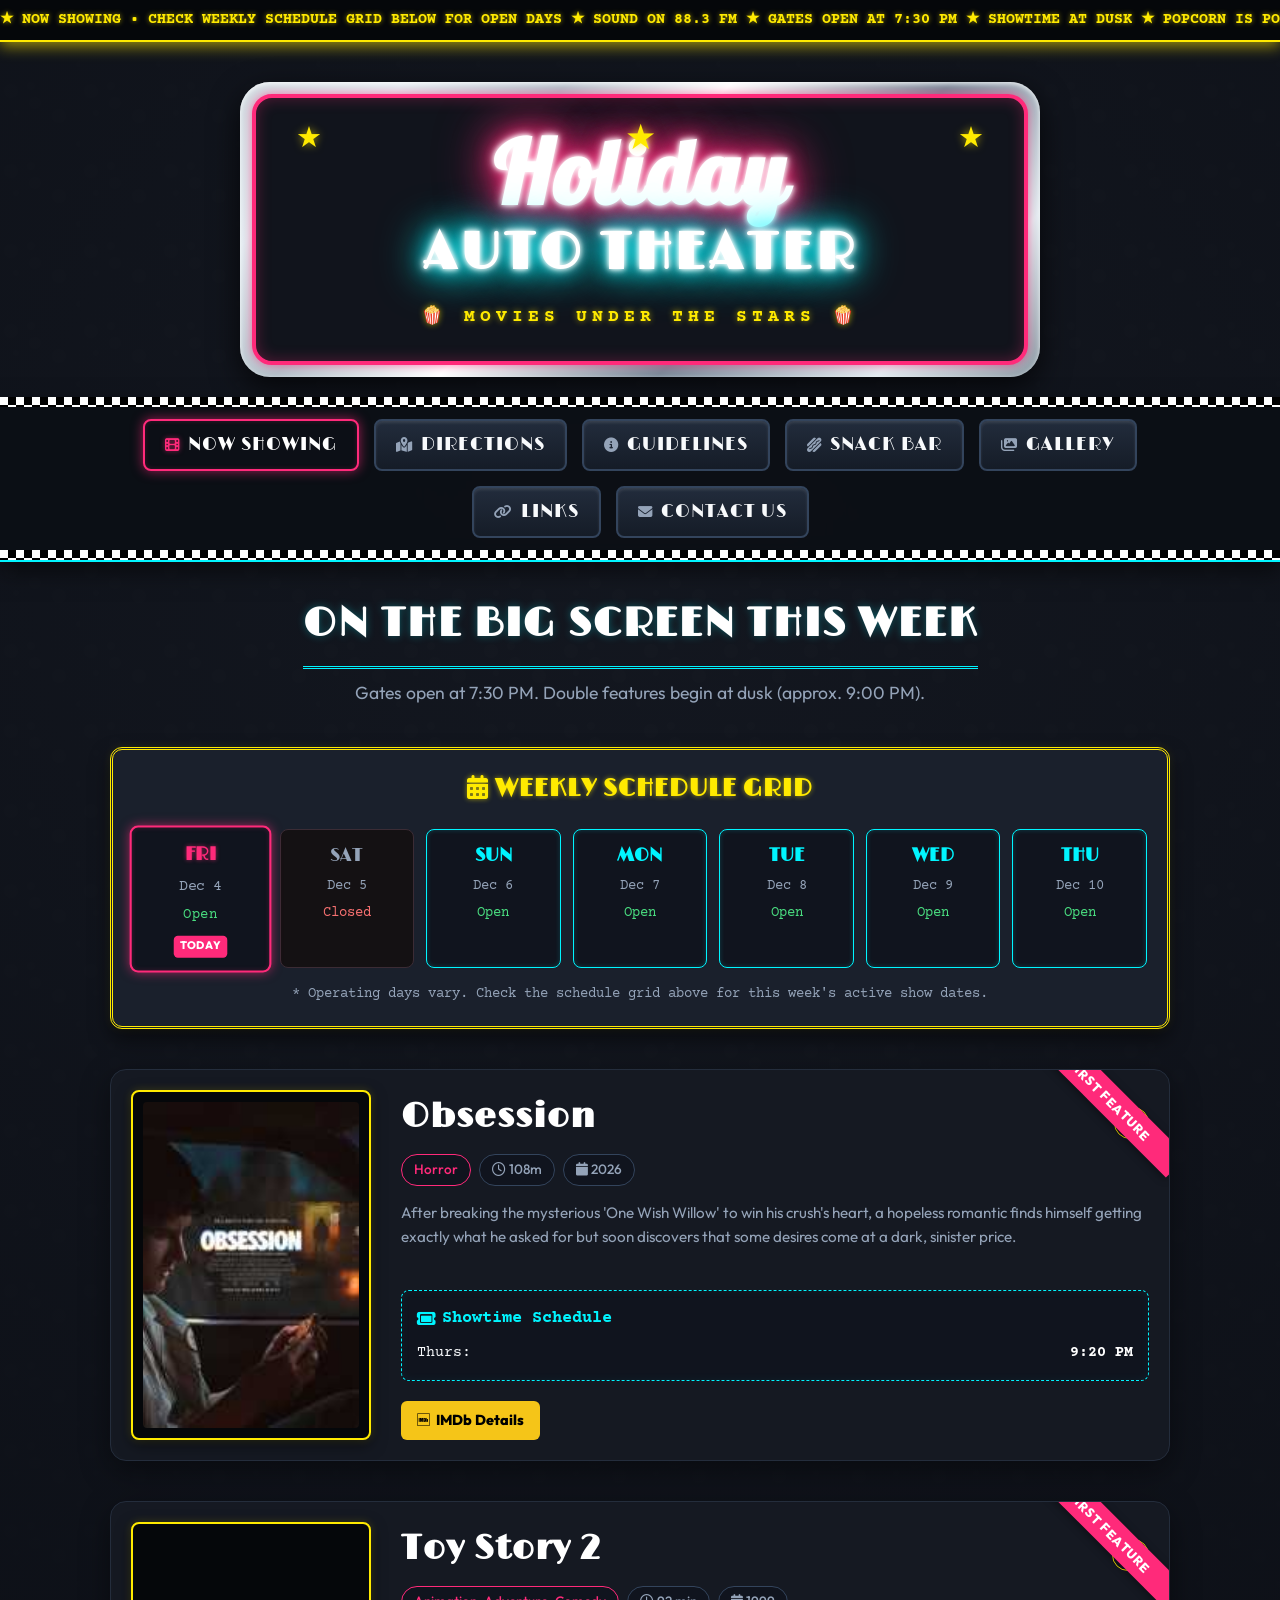
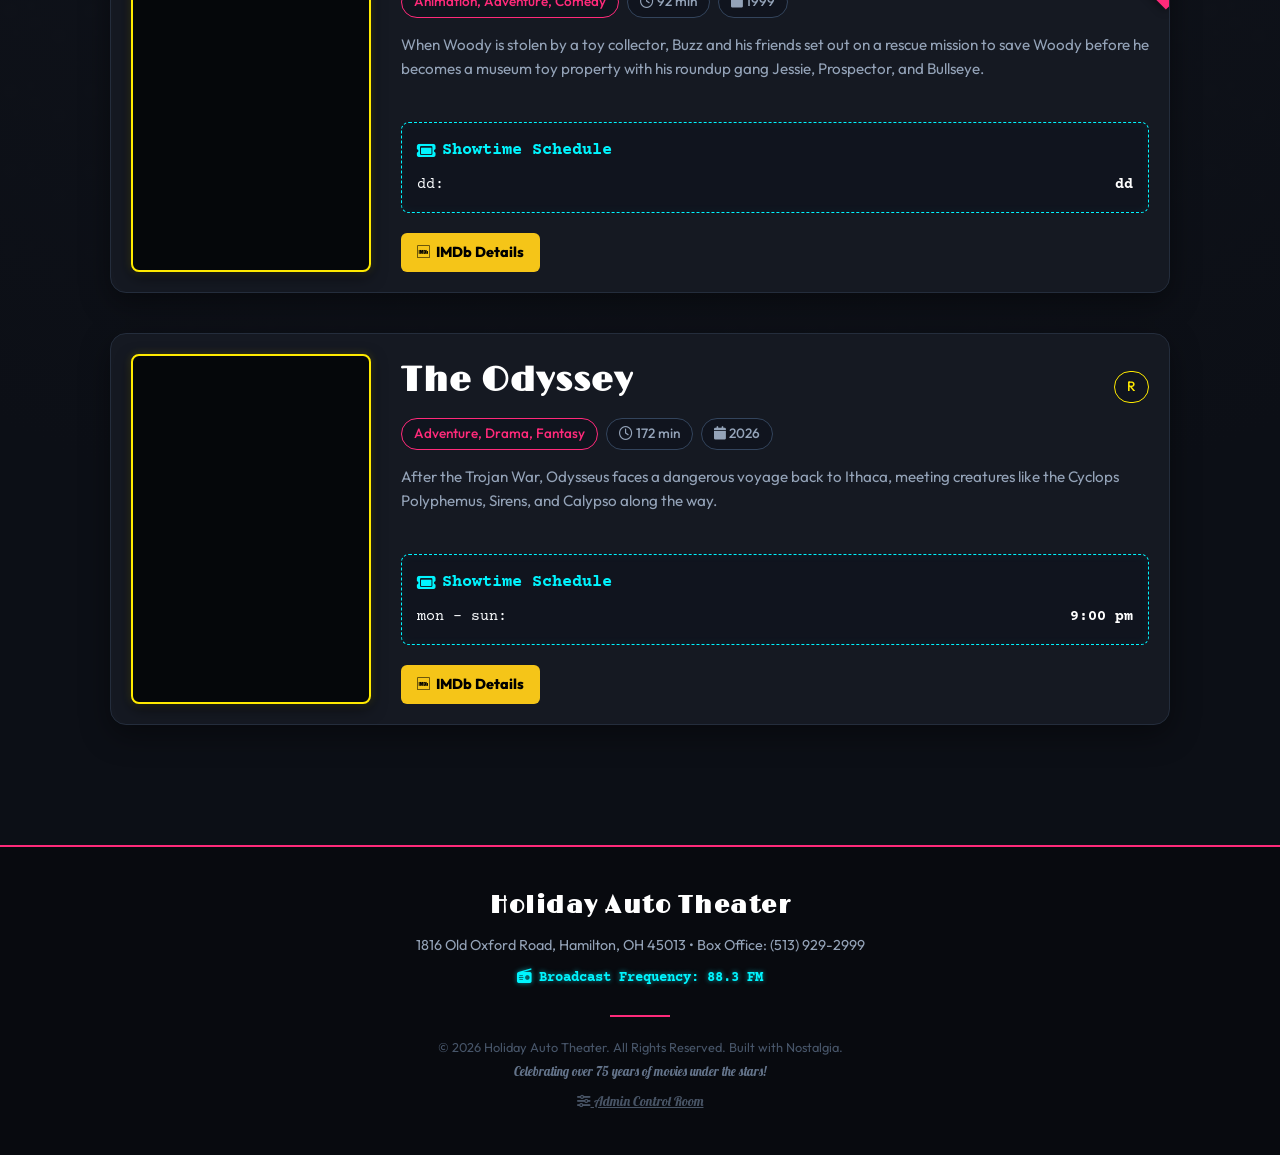
<file: index.html>
<!DOCTYPE html>
<html lang="en">
<head>
  <meta charset="UTF-8">
  <meta name="viewport" content="width=device-width, initial-scale=1.0">
  <title>Holiday Auto Theater | Classic Retro Drive-In</title>
  <meta name="description" content="Experience the magic of the movies under the stars at Holiday Auto Theater. Classic throwback 1950s drive-in theater showing movies Thursday-Tuesday. Good food, nostalgic vibes, and family fun!">
  
  <!-- Google Fonts for retro throwback vibe -->
  <link rel="preconnect" href="https://fonts.googleapis.com">
  <link rel="preconnect" href="https://fonts.gstatic.com" crossorigin>
  <link href="https://fonts.googleapis.com/css2?family=Courier+Prime:ital,wght@0,400;0,700;1,400;1,700&family=Limelight&family=Lobster&family=Monoton&family=Outfit:wght@300;400;600;800&display=swap" rel="stylesheet">
  
  <!-- FontAwesome for icons -->
  <link rel="stylesheet" href="https://cdnjs.cloudflare.com/ajax/libs/font-awesome/6.4.0/css/all.min.css">
  
  <!-- Custom Stylesheet -->
  <link rel="stylesheet" href="styles.css">
</head>
<body>

  <!-- Top Retro Announcement Ticker -->
  <div class="marquee-ticker">
    <div class="marquee-content">
      <span>★ NOW SHOWING • CHECK WEEKLY SCHEDULE GRID BELOW FOR OPEN DAYS ★ SOUND ON 88.3 FM ★ GATES OPEN AT 7:30 PM ★ SHOWTIME AT DUSK ★ POPCORN IS POPPING! ★</span>
      <span>★ NOW SHOWING • CHECK WEEKLY SCHEDULE GRID BELOW FOR OPEN DAYS ★ SOUND ON 88.3 FM ★ GATES OPEN AT 7:30 PM ★ SHOWTIME AT DUSK ★ POPCORN IS POPPING! ★</span>
    </div>
  </div>

  <!-- Giant Retro Neon Sign / Billboard Header -->
  <header class="theater-header">
    <div class="neon-sign-container">
      <div class="neon-border-outer">
        <div class="neon-border-inner">
          <div class="stars-accents">
            <span class="star star-1">★</span>
            <span class="star star-2">★</span>
            <span class="star star-3">★</span>
          </div>
          <h1 class="neon-title-main">Holiday</h1>
          <h2 class="neon-title-sub">Auto Theater</h2>
          <div class="neon-tagline">🍿 MOVIES UNDER THE STARS 🍿</div>
        </div>
      </div>
    </div>
  </header>

  <!-- Navigation: Styled like a Retro Diner Menu or Chrome Sign -->
  <nav class="diner-nav">
    <div class="checkerboard-trim top"></div>
    <ul class="nav-links">
      <li>
        <button class="nav-btn active" id="btn-showing" data-tab="tab-showing">
          <i class="fa-solid fa-film"></i> Now Showing
        </button>
      </li>
      <li>
        <button class="nav-btn" id="btn-directions" data-tab="tab-directions">
          <i class="fa-solid fa-map-location-dot"></i> Directions
        </button>
      </li>
      <li>
        <button class="nav-btn" id="btn-guidelines" data-tab="tab-guidelines">
          <i class="fa-solid fa-circle-info"></i> Guidelines
        </button>
      </li>
      <li>
        <button class="nav-btn" id="btn-snackbar" data-tab="tab-snackbar">
          <i class="fa-solid fa-hotdog"></i> Snack Bar
        </button>
      </li>
      <li>
        <button class="nav-btn" id="btn-gallery" data-tab="tab-gallery">
          <i class="fa-solid fa-images"></i> Gallery
        </button>
      </li>
      <li>
        <button class="nav-btn" id="btn-links" data-tab="tab-links">
          <i class="fa-solid fa-link"></i> Links
        </button>
      </li>
      <li>
        <button class="nav-btn" id="btn-contact" data-tab="tab-contact">
          <i class="fa-solid fa-envelope"></i> Contact Us
        </button>
      </li>
    </ul>
    <div class="checkerboard-trim bottom"></div>
  </nav>

  <!-- Main Website Content -->
  <main class="main-content">
    
    <!-- SECTION 1: NOW SHOWING -->
    <section id="tab-showing" class="tab-content active-tab">
      <div class="section-title-wrap">
        <h3 class="section-title">On the Big Screen This Week</h3>
        <p class="section-subtitle">Gates open at 7:30 PM. Double features begin at dusk (approx. 9:00 PM).</p>
      </div>

      <!-- Schedule Table/Grid -->
      <div class="schedule-card">
        <h4 class="card-header"><i class="fa-solid fa-calendar-days"></i> Weekly Schedule Grid</h4>
        <div class="schedule-days-grid" id="schedule-days-grid">
          <!-- Injected dynamically by JavaScript -->
        </div>
        <p class="schedule-note">* Operating days vary. Check the schedule grid above for this week's active show dates.</p>
      </div>

      <!-- Dynamic Movie List Container -->
      <div id="movie-listings" class="movie-listings-grid">
        <!-- Injected dynamically by JavaScript, but has fallback static HTML for SEO/accessibility -->
        <div class="movie-card loading-card">
          <p>Loading tonight's double features...</p>
        </div>
      </div>
    </section>

    <!-- SECTION 2: DIRECTIONS -->
    <section id="tab-directions" class="tab-content">
      <div class="section-title-wrap">
        <h3 class="section-title">Find Your Way Here</h3>
        <p class="section-subtitle">Pack the car and navigate to Holiday Auto Theater!</p>
      </div>

      <div class="directions-container">
        <!-- Stylized Retro Diner Map -->
        <div class="directions-map-panel">
          <div class="map-billboard">
            <div class="map-placeholder-image" id="map-canvas">
              <!-- Styled retro map design -->
              <div class="retro-map-graphic">
                <i class="fa-solid fa-map-location-dot map-icon"></i>
                <div class="map-pins">
                  <div class="theater-pin"><i class="fa-solid fa-star"></i> Holiday Auto Theater</div>
                </div>
                <div class="map-street-label street-1">Hamilton-Richmond Rd (Route 127)</div>
                <div class="map-street-label street-2">Oxford State Rd</div>
              </div>
            </div>
            <div class="address-footer">
              <p class="address-text"><i class="fa-solid fa-location-dot"></i> 1816 Old Oxford Road, Hamilton, OH 45013</p>
              <a href="https://maps.google.com/?q=1816+Old+Oxford+Road+Hamilton+OH" target="_blank" rel="noopener noreferrer" class="retro-btn btn-neon-blue" id="lnk-google-maps">
                <i class="fa-solid fa-route"></i> Get Google Map Directions
              </a>
            </div>
          </div>
        </div>

        <!-- Driving instructions -->
        <div class="directions-text-panel">
          <div class="info-card">
            <h4><i class="fa-solid fa-car-side"></i> Driving Directions</h4>
            <div class="direction-step">
              <h5>From the North (Dayton Area):</h5>
              <p>Take I-75 South to Exit 24 (Route 129 West) toward Hamilton. Follow 129 West into Hamilton, cross the river, and turn right onto B Street/Route 127 North. Follow 127 North for approximately 3 miles, then turn left onto Old Oxford Road. The theater is 1.5 miles down on the right.</p>
            </div>
            <hr class="card-divider">
            <div class="direction-step">
              <h5>From the South (Cincinnati Area):</h5>
              <p>Take I-275 to the Route 127 North exit. Follow 127 North through Hamilton. Once you pass through downtown Hamilton, continue North on 127 for 3 miles, then turn left onto Old Oxford Road. We are 1.5 miles ahead on your right-hand side.</p>
            </div>
            <hr class="card-divider">
            <div class="direction-step">
              <h5>From the West (Oxford / Miami Univ.):</h5>
              <p>Take Route 27 South out of Oxford toward McGonigle. Turn left onto Queen Road, then right onto Old Oxford Road. Continue straight on Old Oxford Road for about 5 miles. The theater marquee will be on your left side.</p>
            </div>
          </div>
        </div>
      </div>
    </section>

    <!-- SECTION 3: GUIDELINES -->
    <section id="tab-guidelines" class="tab-content">
      <div class="section-title-wrap">
        <h3 class="section-title">Drive-In Ground Rules</h3>
        <p class="section-subtitle">Help us keep the nostalgic drive-in experience safe and fun for everyone!</p>
      </div>

      <div class="guidelines-layout">
        <!-- Left Banner: Classic Movie Theater Rules Poster -->
        <div class="rules-card">
          <h4 class="rules-header">🎬 Drive-In Etiquette & Rules</h4>
          <ul class="rules-list">
            <li>
              <span class="rule-icon"><i class="fa-solid fa-volume-high"></i></span>
              <div class="rule-detail">
                <strong>Movie Sound via FM Radio:</strong>
                <p>Sound is broadcast on <strong>88.3 FM</strong>. You can use your car radio or bring a portable FM radio. Keep your key in the accessory position to avoid draining your battery.</p>
              </div>
            </li>
            <li>
              <span class="rule-icon"><i class="fa-solid fa-gauge"></i></span>
              <div class="rule-detail">
                <strong>Speed Limit is 5 MPH:</strong>
                <p>Always watch for children walking to/from the snack bar. Drive extremely slowly and keep headlights off once inside the theater rows.</p>
              </div>
            </li>
            <li>
              <span class="rule-icon"><i class="fa-solid fa-lightbulb"></i></span>
              <div class="rule-detail">
                <strong>Turn Off Headlights:</strong>
                <p>Your vehicle's headlights, running lights, and interior dome lights must remain OFF during the show. Use a blanket to cover dashboard lights if they cannot be turned off.</p>
              </div>
            </li>
            <li>
              <span class="rule-icon"><i class="fa-solid fa-arrows-up-down-left-right"></i></span>
              <div class="rule-detail">
                <strong>Parking & Vehicle Size:</strong>
                <p>Large vehicles, trucks, SUVs, and vans must park in designated back rows (rows 12 and higher) so they do not block the view of smaller cars parked in front.</p>
              </div>
            </li>
            <li>
              <span class="rule-icon"><i class="fa-solid fa-ban"></i></span>
              <div class="rule-detail">
                <strong>No Outside Food Policy:</strong>
                <p>We rely on our Snack Bar sales to keep ticket prices low and keep the theater open. Please support our Snack Bar! If you bring outside food, a $10 permit fee is required at the box office.</p>
              </div>
            </li>
            <li>
              <span class="rule-icon"><i class="fa-solid fa-dog"></i></span>
              <div class="rule-detail">
                <strong>Pets are Welcome:</strong>
                <p>Dogs are permitted on leash at all times. Please clean up after your pet. Pets are not allowed inside the Snack Bar building.</p>
              </div>
            </li>
          </ul>
        </div>

        <!-- Right Side: Tips and FAQ -->
        <div class="rules-tips-sidebar">
          <div class="info-card tip-card">
            <h4>💡 Pro Tips for a Great Night</h4>
            <ul class="diner-list">
              <li><strong>Pack Blankets & Pillows:</strong> Even in summer, nights can get cool. Back your SUV in and set up a cozy viewing lounge in the trunk!</li>
              <li><strong>Bring Bug Spray:</strong> Keep the mosquitos away while sitting outside in lawn chairs.</li>
              <li><strong>Dead Battery assistance:</strong> If your car battery dies from running the radio, visit the box office or snack bar. We have free jump-starts available!</li>
              <li><strong>Arrive Early:</strong> Popular double features fill up fast on Friday and Saturday nights. Arrive by 7:30 PM to secure the best spot.</li>
            </ul>
          </div>
          
          <div class="info-card radio-card">
            <div class="radio-dial-mockup">
              <span class="radio-title">FM RADIO TUNING</span>
              <div class="radio-frequency">88.3 <span class="fm-unit">MHz</span></div>
              <p>Tune in for crystal-clear theater audio directly through your car speakers!</p>
            </div>
          </div>
        </div>
      </div>
    </section>

    <!-- SECTION 4: SNACK BAR -->
    <section id="tab-snackbar" class="tab-content">
      <div class="section-title-wrap">
        <h3 class="section-title">The Retro Snack Bar</h3>
        <p class="section-subtitle">Delicious hot food, fresh popcorn, and ice-cold drinks since 1947.</p>
      </div>

      <div class="menu-board-container">
        <!-- Main Vintage Menu -->
        <div class="retro-menu-board">
          <div class="menu-chrome-rim">
            <div class="menu-header-neon">
              <span class="menu-neon-text">SNACKS & SODA</span>
            </div>
            
            <div class="menu-content-grid">
              
              <!-- Category 1: Hot Food -->
              <div class="menu-category">
                <h4 class="menu-cat-title">★ HOT & FRESH EATS ★</h4>
                <ul class="menu-items-list">
                  <li>
                    <span class="item-name">Jumbo Hot Dog</span>
                    <span class="item-dots"></span>
                    <span class="item-price">$3.50</span>
                  </li>
                  <li>
                    <span class="item-name">Chili Cheese Dog</span>
                    <span class="item-dots"></span>
                    <span class="item-price">$4.25</span>
                  </li>
                  <li>
                    <span class="item-name">Warm Nachos with Cheese</span>
                    <span class="item-dots"></span>
                    <span class="item-price">$4.00</span>
                  </li>
                  <li>
                    <span class="item-name">Soft Pretzel with Salt</span>
                    <span class="item-dots"></span>
                    <span class="item-price">$3.00</span>
                  </li>
                  <li>
                    <span class="item-name">Add Warm Cheese Dip</span>
                    <span class="item-dots"></span>
                    <span class="item-price">$0.75</span>
                  </li>
                </ul>
              </div>

              <!-- Category 2: Popcorn & Candy -->
              <div class="menu-category">
                <h4 class="menu-cat-title">★ THE CLASSICS ★</h4>
                <ul class="menu-items-list">
                  <li>
                    <span class="item-name">Buttered Popcorn - Small</span>
                    <span class="item-dots"></span>
                    <span class="item-price">$3.75</span>
                  </li>
                  <li>
                    <span class="item-name">Buttered Popcorn - Large</span>
                    <span class="item-dots"></span>
                    <span class="item-price">$5.50</span>
                  </li>
                  <li>
                    <span class="item-name">Buttered Popcorn - Souvenir Tub</span>
                    <span class="item-dots"></span>
                    <span class="item-price">$8.00</span>
                  </li>
                  <li>
                    <span class="item-name">Movie Candy Box (M&Ms, Junior Mints, etc.)</span>
                    <span class="item-dots"></span>
                    <span class="item-price">$3.50</span>
                  </li>
                  <li>
                    <span class="item-name">Red Vines Licorice</span>
                    <span class="item-dots"></span>
                    <span class="item-price">$3.25</span>
                  </li>
                </ul>
              </div>

              <!-- Category 3: Drinks & Shakes -->
              <div class="menu-category">
                <h4 class="menu-cat-title">★ ICE COLD DRINKS ★</h4>
                <ul class="menu-items-list">
                  <li>
                    <span class="item-name">Fountain Soda - Regular (24oz)</span>
                    <span class="item-dots"></span>
                    <span class="item-price">$3.25</span>
                  </li>
                  <li>
                    <span class="item-name">Fountain Soda - Large (32oz)</span>
                    <span class="item-dots"></span>
                    <span class="item-price">$4.50</span>
                  </li>
                  <li>
                    <span class="item-name">Milkshake (Chocolate, Vanilla, Strawberry)</span>
                    <span class="item-dots"></span>
                    <span class="item-price">$5.00</span>
                  </li>
                  <li>
                    <span class="item-name">Bottled Water</span>
                    <span class="item-dots"></span>
                    <span class="item-price">$2.00</span>
                  </li>
                </ul>
              </div>

              <!-- Payment Info Diner Style -->
              <div class="menu-payment-info">
                <div class="payment-card-inner">
                  <h5>💳 PAYMENT METHODS ACCEPTED</h5>
                  <div class="payment-icons-flex">
                    <span class="payment-method"><i class="fa-solid fa-money-bill-1-wave"></i> Cash</span>
                    <span class="payment-method"><i class="fa-regular fa-credit-card"></i> Credit / Debit</span>
                    <span class="payment-method"><i class="fa-brands fa-apple-pay"></i> Apple Pay</span>
                    <span class="payment-method"><i class="fa-brands fa-google-pay"></i> Google Pay</span>
                  </div>
                  <p class="payment-note">Note: Outside food and drink is prohibited unless you purchase a $10 Food Permit at the Box Office ticket booth. Support our theater - buy snacks here!</p>
                </div>
              </div>

            </div>
          </div>
        </div>
      </div>
    </section>

    <!-- SECTION 5: GALLERY -->
    <section id="tab-gallery" class="tab-content">
      <div class="section-title-wrap">
        <h3 class="section-title">Drive-In Photo Gallery</h3>
        <p class="section-subtitle">Take a peek at the nostalgic atmosphere of Ohio's classic drive-in.</p>
      </div>

      <div class="gallery-grid" id="photo-gallery">
        <!-- Polaroid 1 -->
        <div class="polaroid-frame">
          <div class="polaroid-img-container">
            <img src="assets/gallery_drive_in_marquee.jpg" alt="Holiday Auto Theater Neon Sign" class="polaroid-img">
          </div>
          <div class="polaroid-caption">Our Historic Neon Sign</div>
        </div>

        <!-- Polaroid 2 -->
        <div class="polaroid-frame">
          <div class="polaroid-img-container">
            <img src="assets/gallery_projector_booth.jpg" alt="Vintage Drive In Projector Room" class="polaroid-img">
          </div>
          <div class="polaroid-caption">Inside the Projector Room</div>
        </div>

        <!-- Polaroid 3 -->
        <div class="polaroid-frame">
          <div class="polaroid-img-container">
            <img src="assets/gallery_snack_bar.jpg" alt="1950s Style Snack Bar Sign" class="polaroid-img">
          </div>
          <div class="polaroid-caption">The Neon Snack Bar</div>
        </div>

        <!-- Polaroid 4 -->
        <div class="polaroid-frame">
          <div class="polaroid-img-container">
            <img src="assets/gallery_cars_sunset.jpg" alt="Retro cars parked at drive-in theater at sunset" class="polaroid-img">
          </div>
          <div class="polaroid-caption">Ready for the Movie!</div>
        </div>
      </div>
    </section>

    <!-- SECTION 6: LINKS -->
    <section id="tab-links" class="tab-content">
      <div class="section-title-wrap">
        <h3 class="section-title">Useful Drive-In Links</h3>
        <p class="section-subtitle">Ticketing portals, weather checkers, and social media hubs.</p>
      </div>

      <div class="links-cards-grid">
        <!-- Link Card 1 -->
        <a href="https://www.holidayautotheater.com/tickets-placeholder" target="_blank" rel="noopener noreferrer" class="link-card" id="lnk-tickets">
          <div class="link-card-icon"><i class="fa-solid fa-ticket-simple"></i></div>
          <h4>Online Ticketing Portal</h4>
          <p>Skip the box office lines! Purchase admission tickets and food permits online in advance.</p>
          <span class="link-card-action">Visit Portal <i class="fa-solid fa-arrow-right-long"></i></span>
        </a>

        <!-- Link Card 2 -->
        <a href="https://weather.com/weather/tenday/l/Hamilton+OH" target="_blank" rel="noopener noreferrer" class="link-card" id="lnk-weather">
          <div class="link-card-icon"><i class="fa-solid fa-cloud-sun-rain"></i></div>
          <h4>Hamilton Weather Forecast</h4>
          <p>We play movies rain or shine! Check the local Hamilton, OH weather to dress appropriately for the evening.</p>
          <span class="link-card-action">Check Weather <i class="fa-solid fa-arrow-right-long"></i></span>
        </a>

        <!-- Link Card 3 -->
        <a href="https://www.facebook.com/HolidayAutoTheater/" target="_blank" rel="noopener noreferrer" class="link-card" id="lnk-facebook">
          <div class="link-card-icon"><i class="fa-brands fa-facebook"></i></div>
          <h4>Our Facebook Community</h4>
          <p>Get the absolute latest updates, schedule changes, contests, and special event announcements.</p>
          <span class="link-card-action">View Facebook <i class="fa-solid fa-arrow-right-long"></i></span>
        </a>

        <!-- Link Card 4 -->
        <a href="https://www.instagram.com/explore/tags/holidayautotheater/" target="_blank" rel="noopener noreferrer" class="link-card" id="lnk-instagram">
          <div class="link-card-icon"><i class="fa-brands fa-instagram"></i></div>
          <h4>Instagram Fan Photos</h4>
          <p>Tag us in your photos! Check out how other families, retro car clubs, and movie buffs experience the Holiday.</p>
          <span class="link-card-action">View Instagram <i class="fa-solid fa-arrow-right-long"></i></span>
        </a>
      </div>
    </section>

    <!-- SECTION 7: CONTACT US -->
    <section id="tab-contact" class="tab-content">
      <div class="section-title-wrap">
        <h3 class="section-title">Drop Us a Line</h3>
        <p class="section-subtitle">Have questions about showtimes, group events, or birthday parties? Send us a message!</p>
      </div>

      <div class="contact-form-layout">
        <!-- Postcard Form -->
        <div class="postcard-wrapper">
          <div class="postcard-front">
            <div class="postcard-stamp">
              <span class="stamp-icon">🍿</span>
              <span class="stamp-price">1950s</span>
            </div>
            
            <form id="contact-form" class="postcard-form-grid">
              <!-- Left Side: Message -->
              <div class="postcard-message-area">
                <label for="contact-message">Dear Holiday Auto Theater,</label>
                <textarea id="contact-message" name="message" placeholder="Write your message here... I love the popcorn! Can you show classic horror movies next week?..." required></textarea>
                <span class="postcard-signature">- Your Friendly Neighbor</span>
              </div>
              
              <!-- Right Side: Address & Details -->
              <div class="postcard-address-area">
                <div class="postcard-divider-line"></div>
                
                <div class="postcard-input-group">
                  <input type="text" id="contact-name" name="name" placeholder="Name" required>
                </div>
                
                <div class="postcard-input-group">
                  <input type="email" id="contact-email" name="email" placeholder="Email Address" required>
                </div>

                <div class="postcard-input-group">
                  <input type="text" id="contact-subject" name="subject" placeholder="Regarding (Subject)" required>
                </div>
                
                <div class="postcard-address-mock">
                  <p class="theater-mock-address">Holiday Auto Theater</p>
                  <p class="theater-mock-address">1816 Old Oxford Road</p>
                  <p class="theater-mock-address">Hamilton, OH 45013</p>
                </div>

                <button type="submit" class="postcard-send-btn" id="btn-submit-message">
                  <span>SEND POSTCARD</span> <i class="fa-solid fa-paper-plane"></i>
                </button>
              </div>
            </form>

            <!-- Success Overlay -->
            <div id="form-success-overlay" class="form-success-overlay hidden">
              <div class="success-content">
                <div class="success-stamp-mark"><i class="fa-solid fa-stamp"></i> SENT</div>
                <h3>Postcard Sent!</h3>
                <p>Thank you for reaching out! We'll reply to your email address as soon as we finish sweeping the drive-in lanes.</p>
                <button type="button" class="retro-btn btn-neon-pink" id="btn-success-reset">Send Another Message</button>
              </div>
            </div>

          </div>
        </div>
      </div>
    </section>

  </main>

  <!-- Footer with copyright and FM tuning alert -->
  <footer class="theater-footer">
    <div class="footer-checkerboard"></div>
    <div class="footer-content">
      <div class="footer-info">
        <h3>Holiday Auto Theater</h3>
        <p>1816 Old Oxford Road, Hamilton, OH 45013 • Box Office: (513) 929-2999</p>
        <p class="footer-radio"><i class="fa-solid fa-radio"></i> Broadcast Frequency: <strong>88.3 FM</strong></p>
      </div>
      <div class="footer-divider"></div>
      <div class="footer-copyright">
        <p>&copy; 2026 Holiday Auto Theater. All Rights Reserved. Built with Nostalgia.</p>
        <p class="developer-note">Celebrating over 75 years of movies under the stars!</p>
        <p class="developer-note" style="margin-top: 8px; font-size: 0.85rem;"><a href="admin.html" id="lnk-admin" style="text-decoration: underline; color: inherit; opacity: 0.7;"><i class="fa-solid fa-sliders"></i> Admin Control Room</a></p>
      </div>
    </div>
  </footer>

  <!-- Custom JavaScript -->
  <script src="app.js?v=5.0"></script>
</body>
</html>
</file>
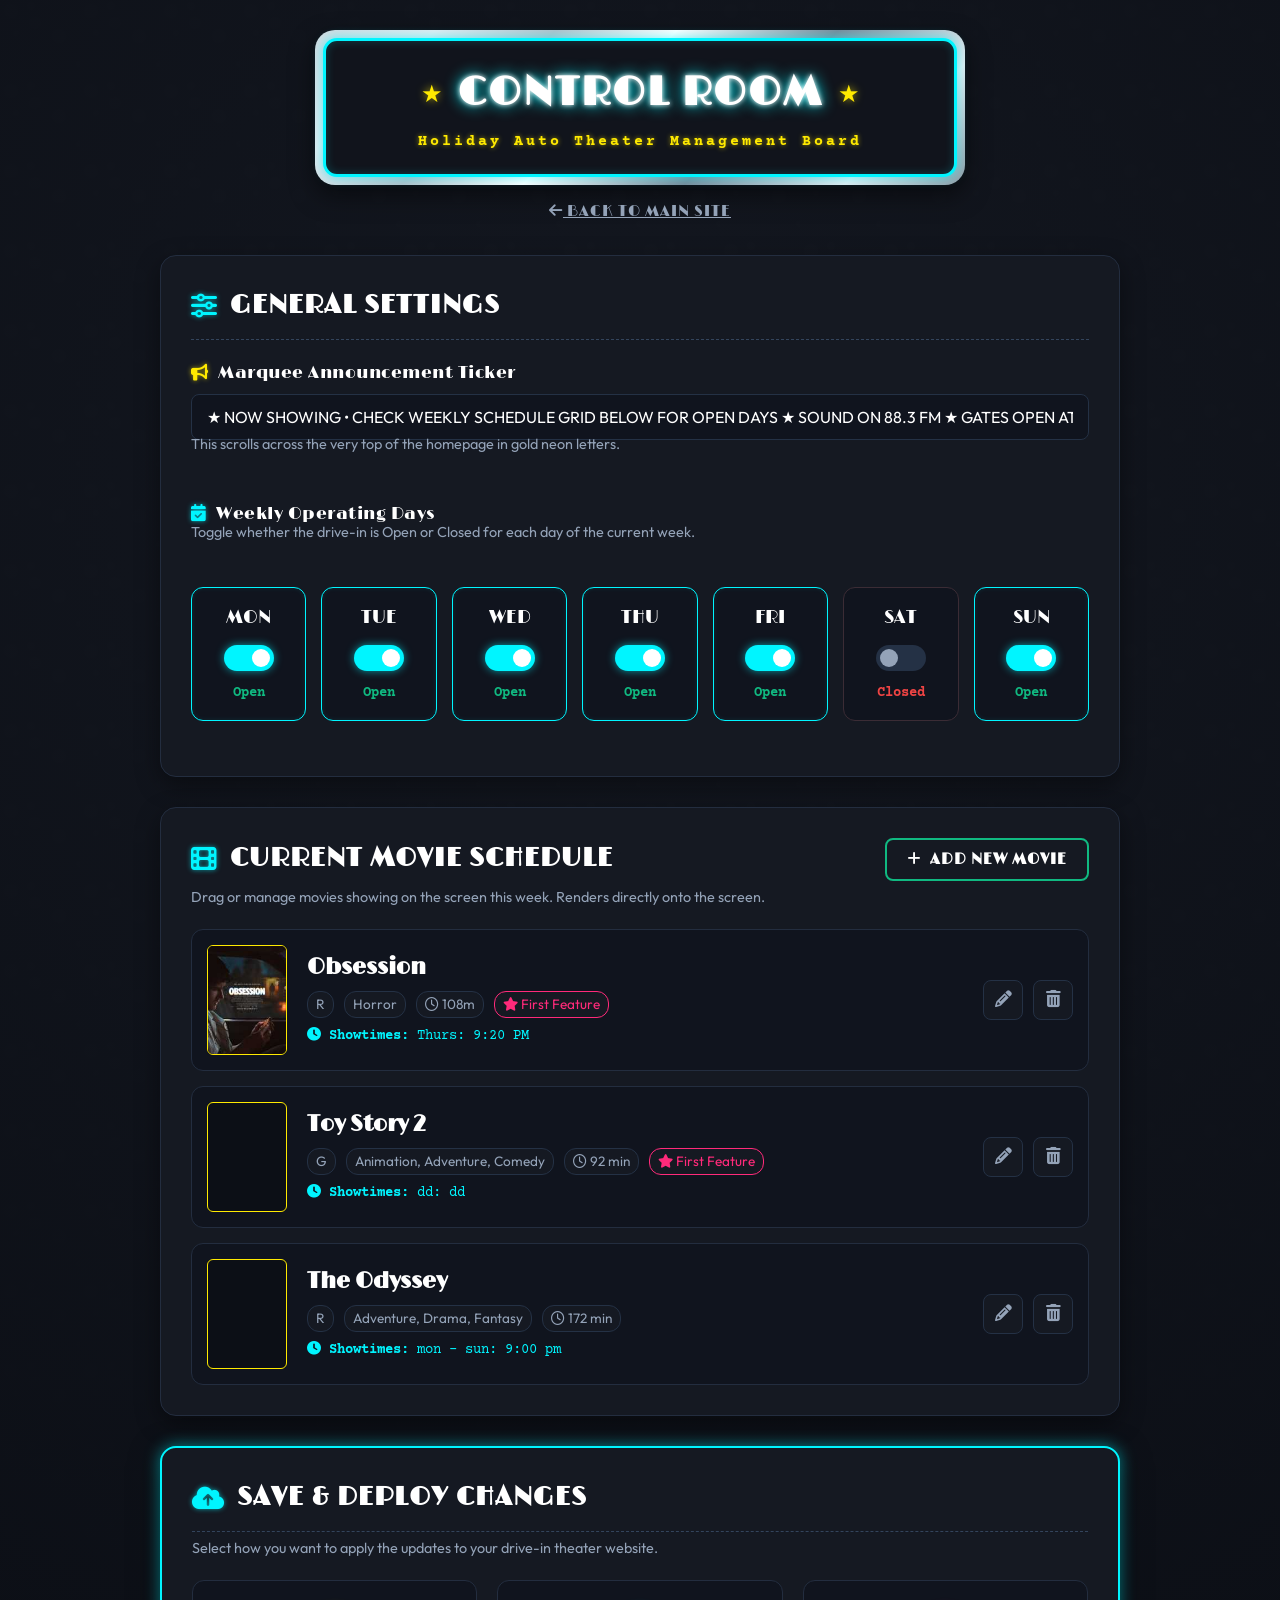
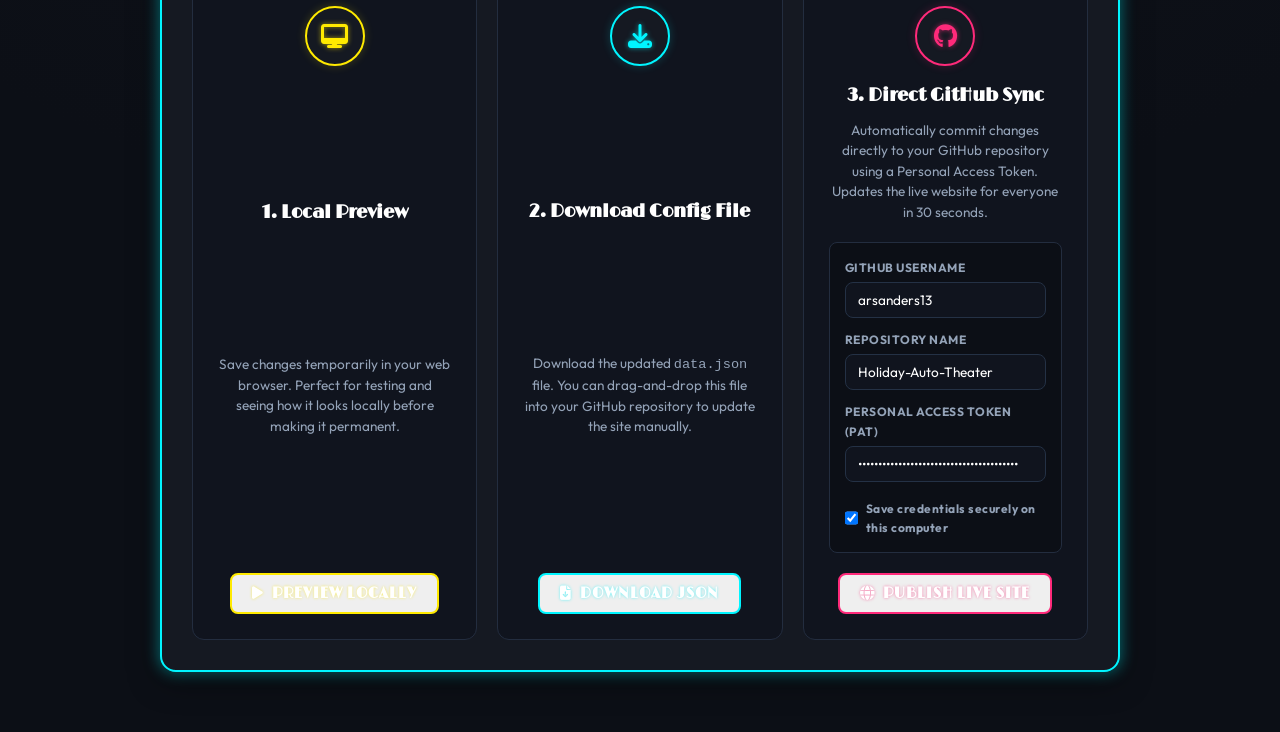
<file: admin.html>
<!DOCTYPE html>
<html lang="en">
<head>
  <meta charset="UTF-8">
  <meta name="viewport" content="width=device-width, initial-scale=1.0">
  <title>Holiday Auto Theater | Admin Control Room</title>
  <meta name="description" content="Manage listings, operating days, showtimes, and announcements for the Holiday Auto Theater.">
  
  <!-- Google Fonts -->
  <link rel="preconnect" href="https://fonts.googleapis.com">
  <link rel="preconnect" href="https://fonts.gstatic.com" crossorigin>
  <link href="https://fonts.googleapis.com/css2?family=Courier+Prime:ital,wght@0,400;0,700;1,400;1,700&family=Limelight&family=Lobster&family=Monoton&family=Outfit:wght@300;400;600;800&display=swap" rel="stylesheet">
  
  <!-- FontAwesome for icons -->
  <link rel="stylesheet" href="https://cdnjs.cloudflare.com/ajax/libs/font-awesome/6.4.0/css/all.min.css">
  
  <!-- Admin Stylesheet -->
  <link rel="stylesheet" href="admin.css?v=3.0">
</head>
<body>

  <!-- Header Diner Sign style -->
  <header class="admin-header">
    <div class="header-container">
      <div class="chrome-rim">
        <div class="sign-inner">
          <div class="neon-stars">
            <span class="star star-left">★</span>
            <h1 class="admin-title">Control Room</h1>
            <span class="star star-right">★</span>
          </div>
          <p class="admin-subtitle">Holiday Auto Theater Management Board</p>
        </div>
      </div>
      <a href="index.html" class="back-link"><i class="fa-solid fa-arrow-left"></i> Back to Main Site</a>
    </div>
  </header>

  <main class="admin-main">
    
    <!-- SECTION 1: GLOBAL CONTROL PANEL -->
    <section class="admin-section chrome-panel">
      <h2 class="panel-title"><i class="fa-solid fa-sliders"></i> General Settings</h2>
      
      <!-- Announcement Editor -->
      <div class="form-group">
        <label for="announcement-input"><i class="fa-solid fa-bullhorn icon-yellow"></i> Marquee Announcement Ticker</label>
        <input type="text" id="announcement-input" placeholder="Type scrolling marquee alert here..." required>
        <p class="input-desc">This scrolls across the very top of the homepage in gold neon letters.</p>
      </div>

      <!-- Weekly Schedule Switches -->
      <div class="form-group">
        <label><i class="fa-solid fa-calendar-check icon-turquoise"></i> Weekly Operating Days</label>
        <p class="input-desc">Toggle whether the drive-in is Open or Closed for each day of the current week.</p>
        <div class="day-toggle-grid">
          <!-- Mon -->
          <div class="day-toggle-card" data-day="MON">
            <span class="toggle-day-name">MON</span>
            <label class="toggle-switch">
              <input type="checkbox" id="status-MON" checked>
              <span class="slider"></span>
            </label>
            <span class="status-lbl" id="lbl-MON">Open</span>
          </div>
          <!-- Tue -->
          <div class="day-toggle-card" data-day="TUE">
            <span class="toggle-day-name">TUE</span>
            <label class="toggle-switch">
              <input type="checkbox" id="status-TUE" checked>
              <span class="slider"></span>
            </label>
            <span class="status-lbl" id="lbl-TUE">Open</span>
          </div>
          <!-- Wed -->
          <div class="day-toggle-card" data-day="WED">
            <span class="toggle-day-name">WED</span>
            <label class="toggle-switch">
              <input type="checkbox" id="status-WED">
              <span class="slider"></span>
            </label>
            <span class="status-lbl" id="lbl-WED">Closed</span>
          </div>
          <!-- Thu -->
          <div class="day-toggle-card" data-day="THU">
            <span class="toggle-day-name">THU</span>
            <label class="toggle-switch">
              <input type="checkbox" id="status-THU" checked>
              <span class="slider"></span>
            </label>
            <span class="status-lbl" id="lbl-THU">Open</span>
          </div>
          <!-- Fri -->
          <div class="day-toggle-card" data-day="FRI">
            <span class="toggle-day-name">FRI</span>
            <label class="toggle-switch">
              <input type="checkbox" id="status-FRI" checked>
              <span class="slider"></span>
            </label>
            <span class="status-lbl" id="lbl-FRI">Open</span>
          </div>
          <!-- Sat -->
          <div class="day-toggle-card" data-day="SAT">
            <span class="toggle-day-name">SAT</span>
            <label class="toggle-switch">
              <input type="checkbox" id="status-SAT" checked>
              <span class="slider"></span>
            </label>
            <span class="status-lbl" id="lbl-SAT">Open</span>
          </div>
          <!-- Sun -->
          <div class="day-toggle-card" data-day="SUN">
            <span class="toggle-day-name">SUN</span>
            <label class="toggle-switch">
              <input type="checkbox" id="status-SUN" checked>
              <span class="slider"></span>
            </label>
            <span class="status-lbl" id="lbl-SUN">Open</span>
          </div>
        </div>
      </div>
    </section>

    <!-- SECTION 2: CURRENT MOVIE LISTINGS -->
    <section class="admin-section chrome-panel">
      <div class="section-header-flex">
        <h2 class="panel-title"><i class="fa-solid fa-film"></i> Current Movie Schedule</h2>
        <button type="button" class="diner-btn btn-green" id="btn-show-add-modal">
          <i class="fa-solid fa-plus"></i> Add New Movie
        </button>
      </div>
      
      <p class="input-desc">Drag or manage movies showing on the screen this week. Renders directly onto the screen.</p>
      
      <div class="admin-movie-list" id="admin-movie-list">
        <!-- Rendered dynamically by admin.js -->
        <div class="loading-spinner">Loading current movie listings...</div>
      </div>
    </section>

    <!-- SECTION 3: SAVE AND DEPLOY -->
    <section class="admin-section chrome-panel save-deploy-panel">
      <h2 class="panel-title"><i class="fa-solid fa-cloud-arrow-up"></i> Save & Deploy Changes</h2>
      <p class="input-desc">Select how you want to apply the updates to your drive-in theater website.</p>
      
      <div class="deploy-options-grid">
        
        <!-- Local Preview -->
        <div class="deploy-card">
          <div class="deploy-card-icon icon-yellow"><i class="fa-solid fa-desktop"></i></div>
          <h3>1. Local Preview</h3>
          <p>Save changes temporarily in your web browser. Perfect for testing and seeing how it looks locally before making it permanent.</p>
          <button type="button" class="deploy-btn btn-neon-yellow" id="btn-local-preview">
            <i class="fa-solid fa-play"></i> Preview locally
          </button>
        </div>

        <!-- Download Config -->
        <div class="deploy-card">
          <div class="deploy-card-icon icon-turquoise"><i class="fa-solid fa-download"></i></div>
          <h3>2. Download Config File</h3>
          <p>Download the updated <code>data.json</code> file. You can drag-and-drop this file into your GitHub repository to update the site manually.</p>
          <button type="button" class="deploy-btn btn-neon-turquoise" id="btn-download-config">
            <i class="fa-solid fa-file-arrow-down"></i> Download JSON
          </button>
        </div>

        <!-- GitHub Deploy -->
        <div class="deploy-card github-sync-card">
          <div class="deploy-card-icon icon-pink"><i class="fa-brands fa-github"></i></div>
          <h3>3. Direct GitHub Sync</h3>
          <p>Automatically commit changes directly to your GitHub repository using a Personal Access Token. Updates the live website for everyone in 30 seconds.</p>
          
          <div class="github-inputs-group">
            <div class="field-row">
              <label for="gh-username">GitHub Username</label>
              <input type="text" id="gh-username" placeholder="e.g. coder123" value="arsanders13">
            </div>
            <div class="field-row">
              <label for="gh-repo">Repository Name</label>
              <input type="text" id="gh-repo" placeholder="e.g. holiday-auto-theater" value="Holiday-Auto-Theater">
            </div>
            <div class="field-row">
              <label for="gh-token">Personal Access Token (PAT)</label>
              <input type="password" id="gh-token" placeholder="ghp_xxxxxxxxxxxxxx" value="">
            </div>
            <div class="field-row checkbox-row">
              <input type="checkbox" id="gh-save-details" checked>
              <label for="gh-save-details">Save credentials securely on this computer</label>
            </div>
          </div>

          <button type="button" class="deploy-btn btn-neon-pink" id="btn-github-deploy">
            <i class="fa-solid fa-globe"></i> Publish Live Site
          </button>
        </div>
      </div>
    </section>

  </main>

  <!-- ADD MOVIE MODAL DIALOG -->
  <div class="modal-overlay hidden" id="add-movie-modal">
    <div class="modal-chrome-rim">
      <div class="modal-box">
        
        <div class="modal-header">
          <h3><i class="fa-solid fa-video"></i> Add Movie Details</h3>
          <button class="modal-close-btn" id="btn-close-modal"><i class="fa-solid fa-xmark"></i></button>
        </div>

        <!-- OMDb/IMDb Search Bar -->
        <div class="omdb-search-box">
          <h4><i class="fa-brands fa-imdb icon-imdb"></i> Auto-Fill from IMDb / Movie Database</h4>
          <div class="search-fields-row">
            <div class="search-input-wrap">
              <input type="text" id="omdb-search-title" placeholder="Type movie title (e.g. Deadpool, Inside Out 2, Twisters)...">
              <div class="search-results-dropdown hidden" id="search-results-dropdown"></div>
            </div>
            <button type="button" class="diner-btn btn-yellow" id="btn-omdb-search">
              <i class="fa-solid fa-magnifying-glass"></i> Search API
            </button>
          </div>
          
          <!-- Key Option -->
          <div class="api-key-toggle-row">
            <a href="http://www.omdbapi.com/apikey.aspx" target="_blank" rel="noopener noreferrer" class="key-info-link"><i class="fa-solid fa-circle-question"></i> Active IMDb Key (Included)</a>
            <input type="text" id="omdb-api-key" placeholder="Enter key (Optional)" value="b9a5e69d" autocomplete="off">
          </div>
          
          <!-- Search Status / Result Alert -->
          <div class="search-alert hidden" id="search-alert"></div>
        </div>

        <!-- Add/Edit Movie Form -->
        <form id="add-movie-form">
          <input type="hidden" id="movie-index"> <!-- Set if editing an existing movie -->
          
          <div class="form-grid-2">
            
            <!-- Poster Preview Area -->
            <div class="poster-preview-col">
              <div class="poster-placeholder" id="modal-poster-preview">
                <i class="fa-solid fa-image"></i>
                <p>Poster Preview</p>
              </div>
              <div class="form-group margin-top-10">
                <label for="movie-poster">Poster Image URL</label>
                <input type="text" id="movie-poster" placeholder="assets/name.jpg or web link" required>
              </div>
            </div>

            <!-- Metadata Details Column -->
            <div class="metadata-col">
              
              <div class="form-row-split">
                <div class="form-group">
                  <label for="movie-title">Movie Title</label>
                  <input type="text" id="movie-title" placeholder="e.g. Jaws" required>
                </div>
                <div class="form-group shrink-field">
                  <label for="movie-year">Year</label>
                  <input type="text" id="movie-year" placeholder="1975" required>
                </div>
              </div>

              <div class="form-row-split">
                <div class="form-group">
                  <label for="movie-genre">Genre(s)</label>
                  <input type="text" id="movie-genre" placeholder="e.g. Thriller / Adventure" required>
                </div>
                <div class="form-group shrink-field">
                  <label for="movie-rating">Rating</label>
                  <input type="text" id="movie-rating" placeholder="PG" required>
                </div>
                <div class="form-group shrink-field">
                  <label for="movie-duration">Runtime</label>
                  <input type="text" id="movie-duration" placeholder="2h 4m" required>
                </div>
              </div>

              <div class="form-group">
                <label for="movie-plot">Plot Summary</label>
                <textarea id="movie-plot" rows="3" placeholder="Write plot description..." required></textarea>
              </div>

              <div class="form-group">
                <label for="movie-imdb">IMDb Link URL</label>
                <input type="url" id="movie-imdb" placeholder="https://www.imdb.com/title/..." required>
              </div>

            </div>
          </div>

          <hr class="modal-divider">

          <!-- Scheduling Settings Section -->
          <h4 class="settings-sub"><i class="fa-solid fa-clock-rotate-left"></i> Drive-In Showtimes & Features</h4>
          
          <div class="form-grid-2 scheduling-grid">
            <div class="feature-ordering-field">
              <label>Double Feature Settings</label>
              <div class="radio-toggle-group">
                <label class="radio-lbl">
                  <input type="radio" name="feature-type" value="First Feature" checked>
                  <span>First Feature (9:00 PM)</span>
                </label>
                <label class="radio-lbl">
                  <input type="radio" name="feature-type" value="Second Feature">
                  <span>Second Feature (11:00 PM)</span>
                </label>
                <label class="radio-lbl">
                  <input type="radio" name="feature-type" value="Single Feature">
                  <span>Single/Special Event</span>
                </label>
              </div>
            </div>
            
            <div class="showtimes-builder">
              <label>Showtime Schedule (e.g. Fri-Sun: 9:00 PM)</label>
              <div id="showtimes-rows-container">
                <!-- Showtime entries will be added here -->
              </div>
              <button type="button" class="add-time-btn" id="btn-add-time-row">
                <i class="fa-solid fa-plus-circle"></i> Add Showtime Rule
              </button>
            </div>
          </div>

          <div class="modal-footer">
            <button type="button" class="diner-btn btn-red" id="btn-cancel-modal">Cancel</button>
            <button type="submit" class="diner-btn btn-green" id="btn-save-movie">Add Movie to Schedule</button>
          </div>

        </form>

      </div>
    </div>
  </div>

  <!-- Notification Banner -->
  <div class="notification-toast hidden" id="toast">
    <i class="fa-solid fa-circle-check"></i> <span id="toast-message">Action completed successfully.</span>
  </div>

  <!-- Custom Admin Script -->
  <script src="admin.js?v=6.0"></script>
</body>
</html>
</file>
<file: styles.css>
/* ==========================================================================
   Holiday Auto Theater - Custom Stylesheet (1950s Diner & Neon Theme)
   ========================================================================== */

/* --- Custom Variables & Reset --- */
:root {
  --bg-color: #0c0f16;
  --bg-card: #151922;
  --text-primary: #f8fafc;
  --text-secondary: #94a3b8;
  
  /* Neon Lights Color Palette */
  --neon-pink: #ff2a7a;
  --neon-pink-glow: rgba(255, 42, 122, 0.6);
  --neon-turquoise: #00f5ff;
  --neon-turquoise-glow: rgba(0, 245, 255, 0.6);
  --neon-yellow: #ffea00;
  --neon-yellow-glow: rgba(255, 234, 0, 0.6);
  --neon-blue: #0088ff;
  --neon-blue-glow: rgba(0, 136, 255, 0.6);
  
  /* Chrome Metallic Gradient */
  --chrome-border: linear-gradient(
    135deg,
    #cfd9df 0%,
    #e2ebf0 15%,
    #b3c0c9 30%,
    #ffffff 45%,
    #7a8a99 65%,
    #e2ebf0 85%,
    #8c9ba5 100%
  );
  
  /* Transition timings */
  --transition-speed: 0.3s;
}

* {
  box-sizing: border-box;
  margin: 0;
  padding: 0;
}

body {
  font-family: 'Outfit', sans-serif;
  background-color: var(--bg-color);
  color: var(--text-primary);
  line-height: 1.6;
  overflow-x: hidden;
  background-image: 
    radial-gradient(circle at 50% 20%, rgba(21, 25, 34, 0.8) 0%, rgba(12, 15, 22, 1) 70%),
    url("data:image/svg+xml,%3Csvg xmlns='http://www.w3.org/2000/svg' width='80' height='80' viewBox='0 0 80 80'%3E%3Cg fill='%23ffffff' fill-opacity='0.03'%3E%3Cpath fill-rule='evenodd' d='M11 18c3.866 0 7-3.134 7-7s-3.134-7-7-7-7 3.134-7 7 3.134 7 7 7zm48 25c3.866 0 7-3.134 7-7s-3.134-7-7-7-7 3.134-7 7 3.134 7 7 7zm-43-7c1.657 0 3-1.343 3-3s-1.343-3-3-3-3 1.343-3 3 1.343 3 3 3zm63 31c1.657 0 3-1.343 3-3s-1.343-3-3-3-3 1.343-3 3 1.343 3 3 3zM34 90c1.657 0 3-1.343 3-3s-1.343-3-3-3-3 1.343-3 3 1.343 3 3 3zm1-61c3.16 0 6-2.84 6-6s-2.84-6-6-6-6 2.84-6 6 2.84 6 6 6zm-4-19c2.2 0 4-1.8 4-4s-1.8-4-4-4-4 1.8-4 4 1.8 4 4 4zm69 22c2.2 0 4-1.8 4-4s-1.8-4-4-4-4 1.8-4 4 1.8 4 4 4z'/%3E%3C/g%3E%3C/svg%3E");
}

a {
  text-decoration: none;
  color: inherit;
}

li {
  list-style: none;
}

button {
  background: none;
  border: none;
  font: inherit;
  cursor: pointer;
}

/* ==========================================================================
   Header & Billboard neon signs
   ========================================================================== */

/* Announcement Marquee Ticker */
.marquee-ticker {
  background-color: #05070a;
  border-bottom: 2px solid var(--neon-yellow);
  box-shadow: 0 4px 15px var(--neon-yellow-glow);
  padding: 8px 0;
  overflow: hidden;
  position: relative;
  z-index: 100;
}

.marquee-content {
  display: flex;
  white-space: nowrap;
  animation: marquee-scroll 25s linear infinite;
  font-family: 'Courier Prime', monospace;
  font-weight: 700;
  color: var(--neon-yellow);
  text-shadow: 0 0 5px var(--neon-yellow-glow);
  font-size: 0.95rem;
}

.marquee-content span {
  padding-right: 50px;
}

@keyframes marquee-scroll {
  0% { transform: translate3d(0, 0, 0); }
  100% { transform: translate3d(-50%, 0, 0); }
}

/* Giant Neon Billboard Sign */
.theater-header {
  padding: 40px 20px 20px 20px;
  display: flex;
  justify-content: center;
  align-items: center;
  position: relative;
}

.neon-sign-container {
  width: 100%;
  max-width: 800px;
  margin: 0 auto;
}

.neon-border-outer {
  padding: 12px;
  background: var(--chrome-border);
  border-radius: 30px;
  box-shadow: 
    0 10px 30px rgba(0, 0, 0, 0.7),
    inset 0 2px 5px rgba(255, 255, 255, 0.8);
}

.neon-border-inner {
  background-color: #11141c;
  border: 4px solid var(--neon-pink);
  border-radius: 20px;
  padding: 30px 20px;
  text-align: center;
  position: relative;
  box-shadow: 
    0 0 10px var(--neon-pink-glow),
    inset 0 0 15px rgba(255, 42, 122, 0.3);
  overflow: hidden;
}

/* Star accents inside header */
.stars-accents {
  position: absolute;
  top: 15px;
  left: 0;
  right: 0;
  display: flex;
  justify-content: space-between;
  padding: 0 40px;
  pointer-events: none;
}

.star {
  font-size: 1.8rem;
  color: var(--neon-yellow);
  text-shadow: 0 0 8px var(--neon-yellow-glow);
  display: inline-block;
  animation: star-pulse 2s ease-in-out infinite alternate;
}

.star-1 { animation-delay: 0s; }
.star-2 { animation-delay: 0.6s; font-size: 2.2rem; transform: translateY(-5px); }
.star-3 { animation-delay: 1.2s; }

@keyframes star-pulse {
  0% {
    transform: scale(0.9) rotate(0deg);
    text-shadow: 0 0 4px var(--neon-yellow-glow);
  }
  100% {
    transform: scale(1.15) rotate(15deg);
    text-shadow: 0 0 15px var(--neon-yellow-glow), 0 0 25px var(--neon-yellow);
  }
}

/* Neon Sign Typography */
.neon-title-main {
  font-family: 'Lobster', cursive;
  font-size: 5.5rem;
  color: #fff;
  line-height: 1;
  text-shadow: 
    0 0 5px #fff,
    0 0 10px #fff,
    0 0 20px var(--neon-pink),
    0 0 40px var(--neon-pink),
    0 0 60px var(--neon-pink);
  animation: neon-flicker-pink 4s linear infinite;
  letter-spacing: 2px;
}

.neon-title-sub {
  font-family: 'Limelight', cursive;
  font-size: 3.2rem;
  color: #fff;
  text-transform: uppercase;
  margin-top: 10px;
  letter-spacing: 4px;
  line-height: 1.1;
  text-shadow: 
    0 0 5px #fff,
    0 0 10px #fff,
    0 0 20px var(--neon-turquoise),
    0 0 35px var(--neon-turquoise),
    0 0 50px var(--neon-turquoise);
  animation: neon-flicker-turquoise 6s linear infinite;
}

.neon-tagline {
  font-family: 'Courier Prime', monospace;
  font-weight: 700;
  font-size: 1.1rem;
  margin-top: 20px;
  letter-spacing: 5px;
  color: var(--neon-yellow);
  text-shadow: 0 0 6px var(--neon-yellow-glow);
}

/* Flickering Neon Lights Animations */
@keyframes neon-flicker-pink {
  0%, 19%, 21%, 23%, 25%, 54%, 56%, 100% {
    text-shadow: 
      0 0 5px #fff,
      0 0 10px #fff,
      0 0 20px var(--neon-pink),
      0 0 40px var(--neon-pink),
      0 0 60px var(--neon-pink);
  }
  20%, 24%, 55% {
    text-shadow: none;
    color: rgba(255, 255, 255, 0.2);
  }
  22% {
    text-shadow: 0 0 5px #fff, 0 0 10px var(--neon-pink);
  }
}

@keyframes neon-flicker-turquoise {
  0%, 41%, 43%, 45%, 82%, 84%, 100% {
    text-shadow: 
      0 0 5px #fff,
      0 0 10px #fff,
      0 0 20px var(--neon-turquoise),
      0 0 35px var(--neon-turquoise),
      0 0 50px var(--neon-turquoise);
  }
  42%, 44%, 83% {
    text-shadow: none;
    color: rgba(255, 255, 255, 0.2);
  }
}

/* ==========================================================================
   Navigation (Diner Style)
   ========================================================================== */

.diner-nav {
  position: sticky;
  top: 0;
  z-index: 90;
  background-color: rgba(12, 15, 22, 0.95);
  backdrop-filter: blur(10px);
  border-bottom: 2px solid var(--neon-turquoise);
  box-shadow: 0 10px 20px rgba(0, 0, 0, 0.5);
  margin-bottom: 30px;
}

/* Checkerboard Border Trims */
.checkerboard-trim {
  height: 10px;
  background-image: linear-gradient(45deg, #000 25%, transparent 25%), 
                    linear-gradient(-45deg, #000 25%, transparent 25%), 
                    linear-gradient(45deg, transparent 75%, #000 75%), 
                    linear-gradient(-45deg, transparent 75%, #000 75%);
  background-size: 16px 16px;
  background-position: 0 0, 0 8px, 8px -8px, -8px 0px;
  background-color: #fff;
}

.nav-links {
  display: flex;
  justify-content: center;
  flex-wrap: wrap;
  max-width: 1100px;
  margin: 0 auto;
  padding: 12px 10px;
  gap: 15px;
}

.nav-btn {
  font-family: 'Limelight', cursive;
  font-size: 1.1rem;
  padding: 10px 20px;
  color: var(--text-primary);
  border-radius: 8px;
  background: linear-gradient(180deg, #222c3c 0%, #151c27 100%);
  border: 2px solid #33445c;
  text-transform: uppercase;
  letter-spacing: 1px;
  display: flex;
  align-items: center;
  gap: 8px;
  transition: all var(--transition-speed) cubic-bezier(0.4, 0, 0.2, 1);
  box-shadow: inset 0 2px 3px rgba(255, 255, 255, 0.1);
}

.nav-btn i {
  font-size: 0.9rem;
  color: var(--text-secondary);
}

/* Navigation button glows when hovered & active */
.nav-btn:hover {
  transform: translateY(-2px);
  color: #fff;
  border-color: var(--neon-turquoise);
  box-shadow: 
    0 0 10px var(--neon-turquoise-glow),
    inset 0 1px 3px rgba(255, 255, 255, 0.2);
}

.nav-btn:hover i {
  color: var(--neon-turquoise);
}

.nav-btn.active {
  background: var(--bg-color);
  border-color: var(--neon-pink);
  color: #fff;
  box-shadow: 
    0 0 12px var(--neon-pink-glow),
    inset 0 0 5px rgba(255, 42, 122, 0.2);
}

.nav-btn.active i {
  color: var(--neon-pink);
  text-shadow: 0 0 5px var(--neon-pink-glow);
}

/* ==========================================================================
   Main Layout & General Tab Content
   ========================================================================== */

.main-content {
  max-width: 1100px;
  margin: 0 auto;
  padding: 0 20px 60px 20px;
  min-height: 50vh;
}

.tab-content {
  display: none;
}

.tab-content.active-tab {
  display: block;
  animation: tab-fade-in 0.5s ease-out forwards;
}

@keyframes tab-fade-in {
  from {
    opacity: 0;
    transform: translateY(15px);
  }
  to {
    opacity: 1;
    transform: translateY(0);
  }
}

.section-title-wrap {
  text-align: center;
  margin-bottom: 40px;
}

.section-title {
  font-family: 'Limelight', cursive;
  font-size: 2.5rem;
  color: #fff;
  text-transform: uppercase;
  letter-spacing: 2px;
  display: inline-block;
  padding-bottom: 10px;
  border-bottom: 3px double var(--neon-turquoise);
  text-shadow: 0 0 8px rgba(0, 245, 255, 0.3);
}

.section-subtitle {
  color: var(--text-secondary);
  font-size: 1.1rem;
  margin-top: 10px;
}

/* Reusable Vintage Diner Info Cards */
.info-card {
  background-color: var(--bg-card);
  border-radius: 12px;
  padding: 25px;
  border: 1px solid #232d3f;
  box-shadow: 0 8px 25px rgba(0, 0, 0, 0.4);
}

.info-card h4 {
  font-family: 'Limelight', cursive;
  font-size: 1.4rem;
  color: #fff;
  margin-bottom: 20px;
  letter-spacing: 1px;
  display: flex;
  align-items: center;
  gap: 10px;
  border-bottom: 1px dashed #33445c;
  padding-bottom: 10px;
}

.card-divider {
  border: 0;
  height: 1px;
  background-image: linear-gradient(to right, rgba(51, 68, 92, 0), rgba(51, 68, 92, 0.75), rgba(51, 68, 92, 0));
  margin: 20px 0;
}

/* Retro Bulleted Lists */
.diner-list li {
  margin-bottom: 12px;
  padding-left: 20px;
  position: relative;
}

.diner-list li::before {
  content: "★";
  position: absolute;
  left: 0;
  color: var(--neon-pink);
  text-shadow: 0 0 5px var(--neon-pink-glow);
}

/* Neon buttons (Diner Call to Actions) */
.retro-btn {
  font-family: 'Limelight', cursive;
  font-size: 1rem;
  padding: 12px 25px;
  border-radius: 8px;
  text-transform: uppercase;
  letter-spacing: 1px;
  display: inline-flex;
  align-items: center;
  gap: 8px;
  font-weight: bold;
  border: 2px solid transparent;
  transition: all var(--transition-speed) ease;
  box-shadow: 0 4px 10px rgba(0, 0, 0, 0.3);
}

.btn-neon-pink {
  background-color: transparent;
  border-color: var(--neon-pink);
  color: #fff;
  text-shadow: 0 0 3px var(--neon-pink-glow);
}

.btn-neon-pink:hover {
  background-color: var(--neon-pink);
  box-shadow: 0 0 15px var(--neon-pink);
  transform: scale(1.03);
}

.btn-neon-blue {
  background-color: transparent;
  border-color: var(--neon-turquoise);
  color: #fff;
  text-shadow: 0 0 3px var(--neon-turquoise-glow);
}

.btn-neon-blue:hover {
  background-color: var(--neon-turquoise);
  color: #000;
  box-shadow: 0 0 15px var(--neon-turquoise);
  text-shadow: none;
  transform: scale(1.03);
}

/* ==========================================================================
   Section: Now Showing
   ========================================================================== */

/* Schedule Grid Billboard style */
.schedule-card {
  background-color: #1a202c;
  border: 3px double var(--neon-yellow);
  border-radius: 12px;
  padding: 20px;
  margin-bottom: 40px;
  box-shadow: 
    0 10px 20px rgba(0, 0, 0, 0.5),
    0 0 10px rgba(255, 234, 0, 0.1);
  text-align: center;
}

.schedule-card .card-header {
  font-family: 'Limelight', cursive;
  color: var(--neon-yellow);
  font-size: 1.5rem;
  margin-bottom: 20px;
  text-transform: uppercase;
  letter-spacing: 1px;
  text-shadow: 0 0 5px var(--neon-yellow-glow);
}

.schedule-days-grid {
  display: grid;
  grid-template-columns: repeat(auto-fit, minmax(100px, 1fr));
  gap: 12px;
  margin-bottom: 15px;
}

.day-box {
  background-color: #10141e;
  border: 1px solid #2a354a;
  border-radius: 8px;
  padding: 12px 5px;
  display: flex;
  flex-direction: column;
  align-items: center;
  gap: 5px;
  transition: all var(--transition-speed) ease;
}

.day-box.active-day {
  border-color: var(--neon-turquoise);
  box-shadow: inset 0 0 5px rgba(0, 245, 255, 0.2);
}

.day-box.active-day .day-name {
  color: var(--neon-turquoise);
  font-weight: 700;
}

.day-box.active-day .day-status {
  color: #4ade80;
  font-family: 'Courier Prime', monospace;
  font-size: 0.85rem;
}

.day-box.closed-day {
  border-color: #3b2c35;
  background-color: #141113;
}

.day-box.closed-day .day-name {
  color: var(--text-secondary);
}

.day-box.closed-day .day-status {
  color: #f87171;
  font-family: 'Courier Prime', monospace;
  font-size: 0.85rem;
}

.day-date {
  font-family: 'Courier Prime', monospace;
  font-size: 0.9rem;
  color: var(--text-secondary);
}

.day-box.today-highlight {
  border: 2px solid var(--neon-pink) !important;
  box-shadow: 0 0 10px var(--neon-pink-glow), inset 0 0 5px rgba(255, 42, 122, 0.2) !important;
  transform: scale(1.05);
}

.day-box.today-highlight .day-name {
  color: var(--neon-pink) !important;
  text-shadow: 0 0 4px var(--neon-pink-glow);
}

.today-badge {
  font-family: 'Outfit', sans-serif;
  font-size: 0.65rem;
  font-weight: 800;
  background-color: var(--neon-pink);
  color: #fff;
  padding: 2px 6px;
  border-radius: 4px;
  margin-top: 3px;
  letter-spacing: 0.5px;
}

.day-name {
  font-family: 'Limelight', cursive;
  font-size: 1.1rem;
}

.schedule-note {
  font-family: 'Courier Prime', monospace;
  color: var(--text-secondary);
  font-size: 0.9rem;
}

/* Movie Listings Grid */
.movie-listings-grid {
  display: flex;
  flex-direction: column;
  gap: 40px;
}

/* Individual Movie Card */
.movie-card {
  background-color: var(--bg-card);
  border-radius: 16px;
  border: 1px solid #242d3c;
  padding: 20px;
  box-shadow: 0 10px 30px rgba(0, 0, 0, 0.4);
  display: grid;
  grid-template-columns: 240px 1fr;
  gap: 30px;
  position: relative;
  overflow: hidden;
  transition: transform var(--transition-speed) ease;
}

.movie-card:hover {
  transform: translateY(-5px);
}

/* Diner Neon Arrow/Tag indicating Double Feature order */
.double-feature-tag {
  position: absolute;
  top: 15px;
  right: -35px;
  background-color: var(--neon-pink);
  color: #fff;
  transform: rotate(45deg);
  padding: 5px 40px;
  font-size: 0.8rem;
  font-weight: 800;
  text-transform: uppercase;
  letter-spacing: 1px;
  box-shadow: 0 2px 8px rgba(0, 0, 0, 0.4);
  z-index: 5;
}

/* Movie Poster Framing */
.movie-poster-frame {
  width: 240px;
  height: 350px;
  background-color: #05070a;
  border-radius: 8px;
  padding: 10px;
  border: 2px solid #ffea00;
  box-shadow: 
    0 5px 15px rgba(0, 0, 0, 0.5),
    0 0 8px rgba(255, 234, 0, 0.2);
  display: flex;
  justify-content: center;
  align-items: center;
}

.movie-poster {
  width: 100%;
  height: 100%;
  object-fit: cover;
  border-radius: 4px;
}

/* Movie Info Frame */
.movie-details {
  display: flex;
  flex-direction: column;
  justify-content: space-between;
}

.movie-header-block {
  margin-bottom: 15px;
}

.movie-title-box {
  display: flex;
  align-items: baseline;
  justify-content: space-between;
  flex-wrap: wrap;
  gap: 10px;
  margin-bottom: 10px;
}

.movie-title-box h4 {
  font-family: 'Limelight', cursive;
  font-size: 2.1rem;
  color: #fff;
  letter-spacing: 1px;
}

.movie-meta-pills {
  display: flex;
  gap: 8px;
  flex-wrap: wrap;
  margin-bottom: 15px;
}

.meta-pill {
  background-color: #10141e;
  border: 1px solid #33445c;
  color: var(--text-secondary);
  font-size: 0.85rem;
  padding: 4px 12px;
  border-radius: 20px;
  font-weight: 500;
}

.meta-pill.genre-pill {
  border-color: var(--neon-pink);
  color: var(--neon-pink);
}

.meta-pill.rating-pill {
  border-color: var(--neon-yellow);
  color: var(--neon-yellow);
}

/* Showtime details styled like ticket stubs */
.showtime-ticket-board {
  background-color: #10141e;
  border: 1.5px dashed var(--neon-turquoise);
  border-radius: 8px;
  padding: 15px;
  margin-bottom: 20px;
  font-family: 'Courier Prime', monospace;
  box-shadow: inset 0 0 10px rgba(0, 245, 255, 0.05);
}

.showtime-ticket-board h5 {
  font-size: 1.05rem;
  color: var(--neon-turquoise);
  margin-bottom: 8px;
  display: flex;
  align-items: center;
  gap: 6px;
  font-weight: bold;
}

.showtime-ticket-board ul {
  display: flex;
  flex-direction: column;
  gap: 4px;
}

.showtime-ticket-board li {
  font-size: 0.95rem;
  display: flex;
  justify-content: space-between;
}

.showtime-ticket-board li .show-time {
  font-weight: 700;
  color: #fff;
}

.movie-plot {
  color: var(--text-secondary);
  font-size: 0.95rem;
  margin-bottom: 25px;
}

.movie-action-buttons {
  display: flex;
  gap: 15px;
}

.btn-imdb {
  background-color: #f5c518;
  color: #000000;
  border-radius: 6px;
  padding: 8px 16px;
  font-weight: 800;
  font-size: 0.9rem;
  display: inline-flex;
  align-items: center;
  gap: 6px;
  transition: transform var(--transition-speed) ease, box-shadow var(--transition-speed) ease;
}

.btn-imdb:hover {
  transform: scale(1.05);
  box-shadow: 0 0 12px rgba(245, 197, 24, 0.4);
}

/* Loading Card */
.loading-card {
  display: flex;
  justify-content: center;
  align-items: center;
  min-height: 200px;
  border: 2px dashed #33445c;
  color: var(--text-secondary);
  font-family: 'Courier Prime', monospace;
  font-size: 1.1rem;
}

/* ==========================================================================
   Section: Directions
   ========================================================================== */

.directions-container {
  display: grid;
  grid-template-columns: 1.2fr 1fr;
  gap: 30px;
  align-items: start;
}

.map-billboard {
  border: 8px solid var(--chrome-border);
  background-color: #000;
  border-radius: 16px;
  padding: 10px;
  box-shadow: 0 10px 30px rgba(0, 0, 0, 0.5);
  overflow: hidden;
}

.map-placeholder-image {
  background: radial-gradient(circle at center, #1b263b 0%, #0d1b2a 100%);
  height: 380px;
  border-radius: 8px;
  position: relative;
  overflow: hidden;
  border: 2px solid var(--neon-turquoise);
}

.retro-map-graphic {
  position: absolute;
  top: 0;
  left: 0;
  width: 100%;
  height: 100%;
  display: flex;
  flex-direction: column;
  justify-content: center;
  align-items: center;
}

/* Map drawing decorations */
.retro-map-graphic::before {
  content: "";
  position: absolute;
  width: 120%;
  height: 12px;
  background-color: #2b3a4a;
  transform: rotate(-15deg);
  border-top: 2px solid #5a7b9a;
  border-bottom: 2px solid #5a7b9a;
  top: 45%;
}

.retro-map-graphic::after {
  content: "";
  position: absolute;
  width: 12px;
  height: 120%;
  background-color: #2b3a4a;
  transform: rotate(20deg);
  border-left: 2px solid #5a7b9a;
  border-right: 2px solid #5a7b9a;
  left: 35%;
}

.map-icon {
  font-size: 5rem;
  color: rgba(0, 245, 255, 0.15);
  position: absolute;
  z-index: 1;
}

.map-pins {
  position: absolute;
  top: 40%;
  left: 45%;
  z-index: 10;
}

.theater-pin {
  background-color: var(--neon-pink);
  color: #fff;
  font-family: 'Limelight', cursive;
  font-size: 0.9rem;
  padding: 6px 12px;
  border-radius: 20px;
  box-shadow: 0 0 15px var(--neon-pink);
  white-space: nowrap;
  animation: map-pin-bounce 1.5s infinite alternate;
}

@keyframes map-pin-bounce {
  0% { transform: translateY(0); }
  100% { transform: translateY(-8px); }
}

.map-street-label {
  position: absolute;
  font-family: 'Courier Prime', monospace;
  font-size: 0.75rem;
  color: var(--text-secondary);
  font-weight: bold;
}

.street-1 {
  top: 35%;
  left: 55%;
  transform: rotate(-15deg);
}

.street-2 {
  top: 75%;
  left: 10%;
  transform: rotate(20deg);
}

.address-footer {
  padding: 15px 10px;
  text-align: center;
}

.address-text {
  font-family: 'Courier Prime', monospace;
  color: #fff;
  font-size: 1rem;
  margin-bottom: 15px;
}

.address-text i {
  color: var(--neon-pink);
}

.direction-step h5 {
  font-family: 'Limelight', cursive;
  color: var(--neon-turquoise);
  font-size: 1.1rem;
  margin-bottom: 8px;
  letter-spacing: 0.5px;
}

.direction-step p {
  color: var(--text-secondary);
  font-size: 0.95rem;
}

/* ==========================================================================
   Section: Guidelines
   ========================================================================== */

.guidelines-layout {
  display: grid;
  grid-template-columns: 1.4fr 1fr;
  gap: 30px;
  align-items: start;
}

.rules-card {
  background-color: var(--bg-card);
  border-radius: 12px;
  padding: 25px;
  border: 3px solid var(--neon-pink);
  box-shadow: 
    0 10px 25px rgba(0, 0, 0, 0.4),
    0 0 15px rgba(255, 42, 122, 0.15);
}

.rules-header {
  font-family: 'Limelight', cursive;
  font-size: 1.6rem;
  color: #fff;
  margin-bottom: 25px;
  text-transform: uppercase;
  letter-spacing: 1px;
  text-align: center;
  border-bottom: 2px dashed var(--neon-pink);
  padding-bottom: 12px;
}

.rules-list {
  display: flex;
  flex-direction: column;
  gap: 20px;
}

.rules-list li {
  display: flex;
  gap: 15px;
}

.rule-icon {
  width: 45px;
  height: 45px;
  min-width: 45px;
  background-color: #10141e;
  border: 1.5px solid var(--neon-turquoise);
  border-radius: 50%;
  display: flex;
  justify-content: center;
  align-items: center;
  color: var(--neon-turquoise);
  font-size: 1.15rem;
  box-shadow: 0 0 8px rgba(0, 245, 255, 0.15);
}

.rule-detail strong {
  display: block;
  font-size: 1.05rem;
  color: #fff;
  margin-bottom: 3px;
}

.rule-detail p {
  color: var(--text-secondary);
  font-size: 0.9rem;
}

.rules-tips-sidebar {
  display: flex;
  flex-direction: column;
  gap: 30px;
}

.tip-card {
  border-color: var(--neon-yellow);
}

.tip-card h4 {
  color: var(--neon-yellow);
  border-bottom-color: rgba(255, 234, 0, 0.2);
}

.radio-card {
  background: radial-gradient(circle at center, #1b263b 0%, #0d1b2a 100%);
  border: 2px solid var(--neon-turquoise);
  text-align: center;
  padding: 30px 20px;
  box-shadow: 0 0 15px var(--neon-turquoise-glow);
}

.radio-dial-mockup {
  display: flex;
  flex-direction: column;
  align-items: center;
}

.radio-title {
  font-family: 'Courier Prime', monospace;
  color: var(--neon-turquoise);
  font-weight: 700;
  letter-spacing: 3px;
  font-size: 0.95rem;
}

.radio-frequency {
  font-family: 'Monoton', cursive;
  font-size: 3.5rem;
  color: #fff;
  line-height: 1.2;
  margin: 10px 0;
  text-shadow: 
    0 0 5px #fff,
    0 0 15px var(--neon-turquoise),
    0 0 30px var(--neon-turquoise);
  animation: radio-glow 3s infinite alternate;
}

@keyframes radio-glow {
  0% {
    text-shadow: 0 0 5px #fff, 0 0 15px var(--neon-turquoise);
  }
  100% {
    text-shadow: 0 0 10px #fff, 0 0 25px var(--neon-turquoise), 0 0 45px var(--neon-turquoise);
  }
}

.fm-unit {
  font-family: 'Limelight', cursive;
  font-size: 1.5rem;
  margin-left: -5px;
}

.radio-dial-mockup p {
  font-family: 'Courier Prime', monospace;
  color: var(--text-secondary);
  font-size: 0.85rem;
  max-width: 200px;
}

/* ==========================================================================
   Section: Snack Bar (Diner Menu)
   ========================================================================== */

.menu-board-container {
  display: flex;
  justify-content: center;
}

.retro-menu-board {
  width: 100%;
  max-width: 800px;
}

.menu-chrome-rim {
  background: var(--chrome-border);
  border-radius: 24px;
  padding: 10px;
  box-shadow: 0 15px 35px rgba(0, 0, 0, 0.6);
}

.menu-content-grid {
  background-color: #0c0f16;
  border: 4px solid var(--neon-yellow);
  border-radius: 16px;
  padding: 30px 20px;
  box-shadow: inset 0 0 20px rgba(255, 234, 0, 0.15);
  display: grid;
  grid-template-columns: 1fr;
  gap: 30px;
}

.menu-header-neon {
  text-align: center;
  padding: 15px 0 20px 0;
  background-color: #0c0f16;
  border-radius: 12px 12px 0 0;
  border-bottom: 2px dashed var(--neon-yellow);
  margin-bottom: 10px;
}

.menu-neon-text {
  font-family: 'Monoton', cursive;
  font-size: 2.8rem;
  color: #fff;
  text-shadow: 
    0 0 5px #fff,
    0 0 12px var(--neon-yellow),
    0 0 25px var(--neon-yellow);
  letter-spacing: 4px;
}

.menu-category {
  padding: 0 10px;
}

.menu-cat-title {
  font-family: 'Limelight', cursive;
  color: var(--neon-turquoise);
  font-size: 1.25rem;
  margin-bottom: 15px;
  letter-spacing: 1px;
  text-shadow: 0 0 5px var(--neon-turquoise-glow);
}

.menu-items-list {
  display: flex;
  flex-direction: column;
  gap: 8px;
}

.menu-items-list li {
  display: flex;
  align-items: baseline;
  justify-content: space-between;
  font-family: 'Courier Prime', monospace;
  font-size: 1rem;
}

.item-name {
  color: #fff;
  font-weight: bold;
}

.item-dots {
  flex-grow: 1;
  border-bottom: 2.5px dotted #33445c;
  margin: 0 10px;
  position: relative;
  top: -4px;
}

.item-price {
  color: var(--neon-pink);
  font-weight: 700;
  text-shadow: 0 0 3px var(--neon-pink-glow);
}

.menu-payment-info {
  border-top: 2px dashed var(--neon-yellow);
  padding-top: 25px;
  margin-top: 10px;
}

.payment-card-inner {
  background-color: #111520;
  border-radius: 10px;
  padding: 20px;
  text-align: center;
  border: 1px solid #232d3f;
}

.payment-card-inner h5 {
  font-family: 'Limelight', cursive;
  color: var(--neon-yellow);
  font-size: 1.1rem;
  margin-bottom: 15px;
  letter-spacing: 1px;
  text-shadow: 0 0 4px var(--neon-yellow-glow);
}

.payment-icons-flex {
  display: flex;
  justify-content: center;
  flex-wrap: wrap;
  gap: 20px;
  margin-bottom: 15px;
}

.payment-method {
  font-family: 'Courier Prime', monospace;
  color: #fff;
  font-size: 0.95rem;
  background-color: #07090f;
  padding: 6px 15px;
  border-radius: 6px;
  border: 1px solid #232d3f;
  display: inline-flex;
  align-items: center;
  gap: 8px;
}

.payment-method i {
  color: var(--neon-turquoise);
}

.payment-note {
  font-size: 0.85rem;
  color: var(--text-secondary);
  line-height: 1.4;
  max-width: 550px;
  margin: 0 auto;
}

/* ==========================================================================
   Section: Gallery (Polaroid Frames)
   ========================================================================== */

.gallery-grid {
  display: grid;
  grid-template-columns: repeat(auto-fill, minmax(280px, 1fr));
  gap: 30px;
  padding: 10px 0;
}

/* Classic tilted Polaroids */
.polaroid-frame {
  background-color: #faf9f6;
  padding: 15px 15px 30px 15px;
  box-shadow: 
    0 8px 16px rgba(0, 0, 0, 0.4),
    0 2px 4px rgba(0, 0, 0, 0.2);
  border-radius: 2px;
  transition: transform var(--transition-speed) ease, box-shadow var(--transition-speed) ease;
  position: relative;
  display: flex;
  flex-direction: column;
}

.polaroid-frame:nth-child(even) {
  transform: rotate(2deg);
}

.polaroid-frame:nth-child(odd) {
  transform: rotate(-2.5deg);
}

.polaroid-frame:nth-child(3n) {
  transform: rotate(1.5deg);
}

.polaroid-frame:hover {
  transform: rotate(0deg) scale(1.05);
  box-shadow: 0 15px 30px rgba(0, 0, 0, 0.6);
  z-index: 10;
}

.polaroid-img-container {
  width: 100%;
  aspect-ratio: 1 / 1;
  background-color: #ddd;
  overflow: hidden;
  border: 1.5px solid #eaeae0;
}

.polaroid-img {
  width: 100%;
  height: 100%;
  object-fit: cover;
  transition: transform 0.5s ease;
}

.polaroid-frame:hover .polaroid-img {
  transform: scale(1.03);
}

.polaroid-caption {
  font-family: 'Lobster', cursive;
  color: #2b2b2b;
  font-size: 1.4rem;
  text-align: center;
  margin-top: 15px;
  letter-spacing: 0.5px;
}

/* ==========================================================================
   Section: Links
   ========================================================================== */

.links-cards-grid {
  display: grid;
  grid-template-columns: repeat(auto-fit, minmax(230px, 1fr));
  gap: 25px;
}

.link-card {
  background-color: var(--bg-card);
  border: 1.5px solid #232d3f;
  border-radius: 12px;
  padding: 25px;
  text-align: center;
  transition: all var(--transition-speed) ease;
  display: flex;
  flex-direction: column;
  align-items: center;
  justify-content: space-between;
  height: 100%;
  box-shadow: 0 8px 20px rgba(0, 0, 0, 0.3);
}

.link-card-icon {
  width: 65px;
  height: 65px;
  background-color: #10141e;
  border: 2px solid var(--neon-turquoise);
  color: var(--neon-turquoise);
  border-radius: 50%;
  display: flex;
  justify-content: center;
  align-items: center;
  font-size: 1.7rem;
  margin-bottom: 20px;
  box-shadow: 0 0 10px rgba(0, 245, 255, 0.15);
  transition: all var(--transition-speed) ease;
}

.link-card h4 {
  font-family: 'Limelight', cursive;
  color: #fff;
  font-size: 1.25rem;
  margin-bottom: 12px;
  letter-spacing: 0.5px;
}

.link-card p {
  color: var(--text-secondary);
  font-size: 0.9rem;
  margin-bottom: 20px;
  line-height: 1.5;
}

.link-card-action {
  font-family: 'Courier Prime', monospace;
  font-weight: 700;
  color: var(--neon-pink);
  font-size: 0.9rem;
  display: flex;
  align-items: center;
  gap: 5px;
  transition: transform var(--transition-speed) ease;
}

.link-card:hover {
  transform: translateY(-5px);
  border-color: var(--neon-turquoise);
  box-shadow: 
    0 10px 25px rgba(0, 245, 255, 0.1),
    0 0 15px rgba(0, 245, 255, 0.05);
}

.link-card:hover .link-card-icon {
  background-color: var(--neon-turquoise);
  color: #000;
  box-shadow: 0 0 18px var(--neon-turquoise);
}

.link-card:hover .link-card-action {
  color: var(--neon-turquoise);
}

.link-card:hover .link-card-action i {
  transform: translateX(4px);
}

/* ==========================================================================
   Section: Contact Us (Postcard Theme)
   ========================================================================== */

.contact-form-layout {
  display: flex;
  justify-content: center;
  padding: 10px 0;
}

.postcard-wrapper {
  background: var(--chrome-border);
  border-radius: 16px;
  padding: 10px;
  box-shadow: 0 15px 35px rgba(0, 0, 0, 0.6);
  width: 100%;
  max-width: 850px;
}

.postcard-front {
  background-color: #faf9f6; /* Distressed vintage paper white */
  background-image: radial-gradient(rgba(0,0,0,0.02) 20%, transparent 20%),
                    radial-gradient(rgba(0,0,0,0.02) 20%, transparent 20%);
  background-size: 8px 8px;
  background-position: 0 0, 4px 4px;
  border: 1.5px solid #d4d0c5;
  border-radius: 8px;
  padding: 30px;
  position: relative;
  min-height: 430px;
  overflow: hidden;
}

/* Vintage Postcard Stamp */
.postcard-stamp {
  position: absolute;
  top: 25px;
  right: 25px;
  width: 65px;
  height: 75px;
  border: 3px dashed #bda390;
  border-radius: 2px;
  background-color: #fcfbfa;
  display: flex;
  flex-direction: column;
  justify-content: center;
  align-items: center;
  transform: rotate(4deg);
  box-shadow: 0 2px 4px rgba(0,0,0,0.1);
  z-index: 10;
}

.stamp-icon {
  font-size: 1.8rem;
}

.stamp-price {
  font-family: 'Limelight', cursive;
  font-size: 0.65rem;
  color: #8c7664;
  margin-top: 5px;
  letter-spacing: 0.5px;
}

/* Postcard Grid Layout */
.postcard-form-grid {
  display: grid;
  grid-template-columns: 1.1fr 1fr;
  gap: 40px;
}

.postcard-message-area {
  display: flex;
  flex-direction: column;
}

.postcard-message-area label {
  font-family: 'Lobster', cursive;
  color: #2b2b2b;
  font-size: 1.35rem;
  margin-bottom: 12px;
}

.postcard-message-area textarea {
  background: transparent;
  border: none;
  border-bottom: 1px solid #bfbbb0;
  font-family: 'Courier Prime', monospace;
  font-size: 0.95rem;
  color: #2b2b2b;
  resize: none;
  height: 200px;
  line-height: 1.8;
  padding: 5px 0;
}

.postcard-message-area textarea:focus {
  outline: none;
  border-bottom-color: #2b2b2b;
}

.postcard-signature {
  font-family: 'Lobster', cursive;
  color: #777;
  font-size: 1.1rem;
  margin-top: 15px;
  text-align: right;
}

.postcard-address-area {
  display: flex;
  flex-direction: column;
  position: relative;
  justify-content: flex-end;
  padding-bottom: 10px;
}

/* Postcard Vertical Divider Line */
.postcard-divider-line {
  position: absolute;
  top: 0;
  left: -20px;
  bottom: 0;
  width: 1px;
  background-color: #bfbbb0;
}

.postcard-input-group {
  margin-bottom: 20px;
  width: 100%;
}

.postcard-input-group input {
  width: 100%;
  background: transparent;
  border: none;
  border-bottom: 1.5px solid #bfbbb0;
  font-family: 'Courier Prime', monospace;
  font-size: 0.95rem;
  color: #2b2b2b;
  padding: 8px 0;
}

.postcard-input-group input:focus {
  outline: none;
  border-bottom-color: #2b2b2b;
}

.postcard-address-mock {
  margin-top: 15px;
  margin-bottom: 30px;
  padding-left: 5px;
}

.theater-mock-address {
  font-family: 'Courier Prime', monospace;
  font-size: 0.9rem;
  color: #888;
  line-height: 1.4;
  margin-bottom: 2px;
}

.postcard-send-btn {
  background-color: #2b2b2b;
  color: #faf9f6;
  border-radius: 6px;
  padding: 14px 20px;
  font-family: 'Limelight', cursive;
  font-size: 1.1rem;
  display: flex;
  justify-content: center;
  align-items: center;
  gap: 8px;
  letter-spacing: 1.5px;
  box-shadow: 0 4px 8px rgba(0,0,0,0.15);
  transition: all var(--transition-speed) ease;
}

.postcard-send-btn:hover {
  background-color: var(--neon-pink);
  color: #fff;
  box-shadow: 0 6px 15px var(--neon-pink-glow);
  transform: translateY(-2px);
}

/* Postcard Submission Success Overlay */
.form-success-overlay {
  position: absolute;
  top: 0;
  left: 0;
  width: 100%;
  height: 100%;
  background-color: #faf9f6;
  display: flex;
  justify-content: center;
  align-items: center;
  z-index: 20;
  transition: opacity 0.4s ease;
  padding: 30px;
}

.form-success-overlay.hidden {
  opacity: 0;
  pointer-events: none;
}

.success-content {
  text-align: center;
  max-width: 450px;
}

.success-stamp-mark {
  font-family: 'Limelight', cursive;
  font-size: 2.2rem;
  color: #dc2626;
  border: 4px double #dc2626;
  border-radius: 6px;
  padding: 5px 25px;
  display: inline-block;
  margin-bottom: 25px;
  transform: rotate(-8deg);
  letter-spacing: 3px;
  font-weight: bold;
}

.success-content h3 {
  font-family: 'Lobster', cursive;
  font-size: 2.5rem;
  color: #2b2b2b;
  margin-bottom: 12px;
}

.success-content p {
  font-family: 'Courier Prime', monospace;
  color: #555;
  font-size: 0.95rem;
  margin-bottom: 30px;
  line-height: 1.6;
}

/* ==========================================================================
   Footer
   ========================================================================== */

.theater-footer {
  margin-top: 60px;
  background-color: #080a0f;
  border-top: 2px solid var(--neon-pink);
}

.footer-content {
  max-width: 1100px;
  margin: 0 auto;
  padding: 40px 20px;
  display: flex;
  flex-direction: column;
  align-items: center;
  text-align: center;
  gap: 20px;
}

.footer-info h3 {
  font-family: 'Limelight', cursive;
  font-size: 1.5rem;
  color: #fff;
  letter-spacing: 1.5px;
  margin-bottom: 8px;
}

.footer-info p {
  color: var(--text-secondary);
  font-size: 0.9rem;
  margin-bottom: 5px;
}

.footer-radio {
  font-family: 'Courier Prime', monospace;
  color: var(--neon-turquoise) !important;
  font-weight: 700;
  text-shadow: 0 0 5px var(--neon-turquoise-glow);
  margin-top: 10px;
}

.footer-divider {
  width: 60px;
  height: 2px;
  background-color: var(--neon-pink);
}

.footer-copyright p {
  color: #475569;
  font-size: 0.8rem;
  margin-bottom: 4px;
}

.developer-note {
  font-family: 'Lobster', cursive;
  color: #64748b !important;
  font-size: 1.05rem;
}

/* ==========================================================================
   Responsive Media Queries
   ========================================================================== */

/* Tablet (Medium Screens) */
@media (max-width: 850px) {
  .neon-title-main {
    font-size: 4.2rem;
  }
  
  .neon-title-sub {
    font-size: 2.5rem;
  }
  
  .movie-card {
    grid-template-columns: 180px 1fr;
    gap: 20px;
  }
  
  .movie-poster-frame {
    width: 180px;
    height: 260px;
  }
  
  .directions-container {
    grid-template-columns: 1fr;
    gap: 30px;
  }
  
  .guidelines-layout {
    grid-template-columns: 1fr;
    gap: 30px;
  }
  
  .postcard-form-grid {
    grid-template-columns: 1fr;
    gap: 20px;
  }
  
  .postcard-divider-line {
    display: none;
  }
  
  .postcard-stamp {
    position: relative;
    top: 0;
    right: 0;
    margin: 0 auto 20px auto;
    transform: none;
  }
  
  .postcard-address-area {
    order: -1;
    border-bottom: 1px dashed #bfbbb0;
    padding-bottom: 25px;
  }
  
  .postcard-address-mock {
    display: none;
  }
}

/* Mobile Devices */
@media (max-width: 600px) {
  .theater-header {
    padding-top: 25px;
  }
  
  .neon-border-inner {
    padding: 20px 10px;
  }
  
  .neon-title-main {
    font-size: 3rem;
  }
  
  .neon-title-sub {
    font-size: 1.8rem;
    letter-spacing: 2px;
  }
  
  .stars-accents {
    padding: 0 15px;
  }
  
  .star {
    font-size: 1.2rem;
  }
  
  .star-2 {
    font-size: 1.5rem;
  }
  
  .nav-links {
    gap: 8px;
    padding: 10px 5px;
  }
  
  .nav-btn {
    font-size: 0.9rem;
    padding: 8px 12px;
  }
  
  .section-title {
    font-size: 1.8rem;
  }
  
  .movie-card {
    grid-template-columns: 1fr;
    justify-items: center;
  }
  
  .movie-poster-frame {
    width: 200px;
    height: 290px;
  }
  
  .movie-details {
    width: 100%;
  }
  
  .movie-title-box h4 {
    font-size: 1.7rem;
    text-align: center;
    width: 100%;
  }
  
  .movie-title-box {
    justify-content: center;
  }
  
  .movie-meta-pills {
    justify-content: center;
  }
  
  .movie-action-buttons {
    justify-content: center;
    flex-wrap: wrap;
  }
  
  .menu-neon-text {
    font-size: 1.9rem;
  }
  
  .menu-items-list li {
    font-size: 0.85rem;
  }
  
  .gallery-grid {
    grid-template-columns: 1fr;
  }
  
  .postcard-front {
    padding: 15px;
  }
}

/* ==========================================================================
   Preview Alert Banner Styles
   ========================================================================== */

.preview-banner {
  background: linear-gradient(90deg, var(--neon-yellow) 0%, var(--neon-pink) 100%);
  color: #0c0f16;
  padding: 10px 20px;
  font-size: 0.9rem;
  box-shadow: 0 4px 15px rgba(0, 0, 0, 0.4);
  z-index: 1000;
  position: sticky;
  top: 0;
  width: 100%;
}

.preview-banner .banner-content {
  max-width: 1100px;
  margin: 0 auto;
  display: flex;
  justify-content: space-between;
  align-items: center;
  flex-wrap: wrap;
  gap: 10px;
}

.preview-banner .banner-content span {
  font-family: 'Outfit', sans-serif;
  font-weight: 500;
}

.preview-banner .banner-actions {
  display: flex;
  gap: 10px;
}

.preview-banner .banner-btn {
  border: none;
  font-family: 'Limelight', cursive;
  font-size: 0.75rem;
  text-transform: uppercase;
  padding: 6px 14px;
  border-radius: 6px;
  cursor: pointer;
  font-weight: bold;
  display: inline-flex;
  align-items: center;
  gap: 5px;
  transition: all var(--transition-speed);
  text-decoration: none;
}

.preview-banner .admin-btn {
  background-color: #0c0f16;
  color: #fff;
}

.preview-banner .admin-btn:hover {
  background-color: #1c2535;
  box-shadow: 0 0 8px rgba(0,0,0,0.3);
}

.preview-banner .discard-btn {
  background-color: transparent;
  border: 1.5px solid #0c0f16;
  color: #0c0f16;
}

.preview-banner .discard-btn:hover {
  background-color: #0c0f16;
  color: #fff;
  border-color: #0c0f16;
}
</file>
<file: admin.css>
/* ==========================================================================
   Holiday Auto Theater - Admin Control Room Stylesheet
   ========================================================================== */

:root {
  --bg-color: #0c0f16;
  --bg-card: #151922;
  --text-primary: #f8fafc;
  --text-secondary: #94a3b8;
  
  /* Neon Colors */
  --neon-pink: #ff2a7a;
  --neon-pink-glow: rgba(255, 42, 122, 0.6);
  --neon-turquoise: #00f5ff;
  --neon-turquoise-glow: rgba(0, 245, 255, 0.6);
  --neon-yellow: #ffea00;
  --neon-yellow-glow: rgba(255, 234, 0, 0.6);
  
  --chrome-border: linear-gradient(
    135deg,
    #cfd9df 0%,
    #e2ebf0 15%,
    #b3c0c9 30%,
    #ffffff 45%,
    #7a8a99 65%,
    #e2ebf0 85%,
    #8c9ba5 100%
  );
  
  --transition-speed: 0.3s;
}

* {
  box-sizing: border-box;
  margin: 0;
  padding: 0;
}

body {
  font-family: 'Outfit', sans-serif;
  background-color: var(--bg-color);
  color: var(--text-primary);
  line-height: 1.6;
  padding-bottom: 60px;
  background-image: 
    radial-gradient(circle at 50% 20%, rgba(21, 25, 34, 0.8) 0%, rgba(12, 15, 22, 1) 70%),
    url("data:image/svg+xml,%3Csvg xmlns='http://www.w3.org/2000/svg' width='80' height='80' viewBox='0 0 80 80'%3E%3Cg fill='%23ffffff' fill-opacity='0.02'%3E%3Cpath fill-rule='evenodd' d='M11 18c3.866 0 7-3.134 7-7s-3.134-7-7-7-7 3.134-7 7 3.134 7 7 7zm48 25c3.866 0 7-3.134 7-7s-3.134-7-7-7-7 3.134-7 7 3.134 7 7 7zm-43-7c1.657 0 3-1.343 3-3s-1.343-3-3-3-3 1.343-3 3 1.343 3 3 3zm63 31c1.657 0 3-1.343 3-3s-1.343-3-3-3-3 1.343-3 3 1.343 3 3 3zM34 90c1.657 0 3-1.343 3-3s-1.343-3-3-3-3 1.343-3 3 1.343 3 3 3zm1-61c3.16 0 6-2.84 6-6s-2.84-6-6-6-6 2.84-6 6 2.84 6 6 6zm-4-19c2.2 0 4-1.8 4-4s-1.8-4-4-4-4 1.8-4 4 1.8 4 4 4zm69 22c2.2 0 4-1.8 4-4s-1.8-4-4-4-4 1.8-4 4 1.8 4 4 4z'/%3E%3C/g%3E%3C/svg%3E");
}

/* ==========================================================================
   Header Style
   ========================================================================== */

.admin-header {
  padding: 30px 20px;
}

.header-container {
  max-width: 1000px;
  margin: 0 auto;
  display: flex;
  flex-direction: column;
  align-items: center;
  position: relative;
}

.chrome-rim {
  width: 100%;
  max-width: 650px;
  background: var(--chrome-border);
  padding: 8px;
  border-radius: 20px;
  box-shadow: 0 10px 25px rgba(0, 0, 0, 0.5);
}

.sign-inner {
  background-color: #11141c;
  border: 3px solid var(--neon-turquoise);
  border-radius: 14px;
  padding: 20px;
  text-align: center;
  box-shadow: 
    0 0 12px var(--neon-turquoise-glow),
    inset 0 0 10px rgba(0, 245, 255, 0.2);
}

.neon-stars {
  display: flex;
  justify-content: center;
  align-items: center;
  gap: 15px;
}

.star {
  font-size: 1.5rem;
  color: var(--neon-yellow);
  text-shadow: 0 0 8px var(--neon-yellow-glow);
  animation: star-glow 1.5s ease-in-out infinite alternate;
}

.star-right {
  animation-delay: 0.75s;
}

@keyframes star-glow {
  0% { transform: scale(0.9); text-shadow: 0 0 3px var(--neon-yellow-glow); }
  100% { transform: scale(1.1); text-shadow: 0 0 12px var(--neon-yellow); }
}

.admin-title {
  font-family: 'Limelight', cursive;
  font-size: 2.5rem;
  text-transform: uppercase;
  letter-spacing: 2px;
  color: #fff;
  text-shadow: 
    0 0 5px #fff,
    0 0 15px var(--neon-turquoise);
}

.admin-subtitle {
  font-family: 'Courier Prime', monospace;
  color: var(--neon-yellow);
  font-weight: bold;
  font-size: 0.95rem;
  letter-spacing: 3px;
  margin-top: 5px;
  text-shadow: 0 0 5px var(--neon-yellow-glow);
}

.back-link {
  margin-top: 15px;
  font-family: 'Limelight', cursive;
  color: var(--text-secondary);
  font-size: 0.95rem;
  text-transform: uppercase;
  letter-spacing: 1px;
  transition: color var(--transition-speed);
}

.back-link:hover {
  color: var(--neon-turquoise);
  text-shadow: 0 0 5px var(--neon-turquoise-glow);
}

/* ==========================================================================
   Dashboard Layout & Reusable Panels
   ========================================================================== */

.admin-main {
  max-width: 1000px;
  margin: 0 auto;
  padding: 0 20px;
  display: flex;
  flex-direction: column;
  gap: 30px;
}

.chrome-panel {
  background-color: var(--bg-card);
  border-radius: 16px;
  border: 1px solid #232d3f;
  padding: 30px;
  box-shadow: 0 8px 25px rgba(0,0,0,0.4);
  position: relative;
}

.panel-title {
  font-family: 'Limelight', cursive;
  font-size: 1.6rem;
  color: #fff;
  text-transform: uppercase;
  letter-spacing: 1px;
  margin-bottom: 20px;
  display: flex;
  align-items: center;
  gap: 12px;
  border-bottom: 1px dashed #33445c;
  padding-bottom: 12px;
}

.panel-title i {
  color: var(--neon-turquoise);
  text-shadow: 0 0 5px var(--neon-turquoise-glow);
}

.input-desc {
  color: var(--text-secondary);
  font-size: 0.9rem;
  margin-top: -15px;
  margin-bottom: 20px;
}

/* ==========================================================================
   Form Controls
   ========================================================================== */

.form-group {
  margin-bottom: 25px;
  display: flex;
  flex-direction: column;
  gap: 8px;
}

.form-group label {
  font-family: 'Limelight', cursive;
  font-size: 1.05rem;
  color: #fff;
  letter-spacing: 0.5px;
}

.form-group label i {
  margin-right: 5px;
}

.icon-yellow { color: var(--neon-yellow); text-shadow: 0 0 5px var(--neon-yellow-glow); }
.icon-turquoise { color: var(--neon-turquoise); text-shadow: 0 0 5px var(--neon-turquoise-glow); }
.icon-pink { color: var(--neon-pink); text-shadow: 0 0 5px var(--neon-pink-glow); }

input[type="text"],
input[type="password"],
input[type="url"],
textarea,
select {
  width: 100%;
  background-color: #10141e;
  border: 1.5px solid #243145;
  border-radius: 8px;
  padding: 12px 15px;
  color: #fff;
  font-family: 'Outfit', sans-serif;
  font-size: 1rem;
  transition: all var(--transition-speed);
}

input[type="text"]:focus,
input[type="password"]:focus,
input[type="url"]:focus,
textarea:focus,
select:focus {
  outline: none;
  border-color: var(--neon-turquoise);
  box-shadow: 0 0 10px rgba(0, 245, 255, 0.2);
}

textarea {
  resize: vertical;
}

/* Diner Button styles */
.diner-btn {
  font-family: 'Limelight', cursive;
  font-size: 0.95rem;
  padding: 10px 20px;
  border-radius: 8px;
  text-transform: uppercase;
  letter-spacing: 1px;
  display: inline-flex;
  align-items: center;
  gap: 8px;
  border: 2px solid transparent;
  transition: all var(--transition-speed);
  font-weight: bold;
}

.btn-green {
  background-color: transparent;
  border-color: #10b981;
  color: #fff;
}

.btn-green:hover {
  background-color: #10b981;
  box-shadow: 0 0 15px rgba(16, 185, 129, 0.5);
  transform: scale(1.03);
}

.btn-red {
  background-color: transparent;
  border-color: #ef4444;
  color: #fff;
}

.btn-red:hover {
  background-color: #ef4444;
  box-shadow: 0 0 15px rgba(239, 68, 68, 0.5);
  transform: scale(1.03);
}

.btn-yellow {
  background-color: transparent;
  border-color: var(--neon-yellow);
  color: #fff;
  text-shadow: 0 0 3px var(--neon-yellow-glow);
}

.btn-yellow:hover {
  background-color: var(--neon-yellow);
  color: #000;
  box-shadow: 0 0 15px var(--neon-yellow);
  text-shadow: none;
  transform: scale(1.03);
}

/* ==========================================================================
   Operating Days Toggles
   ========================================================================== */

.day-toggle-grid {
  display: grid;
  grid-template-columns: repeat(auto-fit, minmax(110px, 1fr));
  gap: 15px;
  margin-top: 15px;
}

.day-toggle-card {
  background-color: #10141e;
  border: 1.5px solid #232d3f;
  border-radius: 12px;
  padding: 15px 10px;
  display: flex;
  flex-direction: column;
  align-items: center;
  gap: 12px;
  transition: all var(--transition-speed);
}

.day-toggle-card.day-open {
  border-color: var(--neon-turquoise);
  box-shadow: inset 0 0 5px rgba(0, 245, 255, 0.1);
}

.day-toggle-card.day-closed {
  border-color: #3b2c35;
}

.toggle-day-name {
  font-family: 'Limelight', cursive;
  font-size: 1.15rem;
  color: #fff;
}

.status-lbl {
  font-family: 'Courier Prime', monospace;
  font-size: 0.85rem;
  font-weight: bold;
}

.day-toggle-card.day-open .status-lbl {
  color: #10b981;
}

.day-toggle-card.day-closed .status-lbl {
  color: #ef4444;
}

/* Custom Checkbox Toggle Switch */
.toggle-switch {
  position: relative;
  display: inline-block;
  width: 50px;
  height: 26px;
}

.toggle-switch input {
  opacity: 0;
  width: 0;
  height: 0;
}

.slider {
  position: absolute;
  cursor: pointer;
  top: 0;
  left: 0;
  right: 0;
  bottom: 0;
  background-color: #243145;
  transition: .4s;
  border-radius: 34px;
}

.slider:before {
  position: absolute;
  content: "";
  height: 18px;
  width: 18px;
  left: 4px;
  bottom: 4px;
  background-color: #94a3b8;
  transition: .4s;
  border-radius: 50%;
}

input:checked + .slider {
  background-color: var(--neon-turquoise);
  box-shadow: 0 0 8px var(--neon-turquoise-glow);
}

input:checked + .slider:before {
  transform: translateX(24px);
  background-color: #fff;
}

/* ==========================================================================
   Movie Management Row List
   ========================================================================== */

.section-header-flex {
  display: flex;
  justify-content: space-between;
  align-items: center;
  flex-wrap: wrap;
  gap: 15px;
  margin-bottom: 20px;
}

.section-header-flex .panel-title {
  margin-bottom: 0;
  border-bottom: none;
  padding-bottom: 0;
}

.admin-movie-list {
  display: flex;
  flex-direction: column;
  gap: 15px;
  margin-top: 15px;
}

.movie-admin-card {
  background-color: #10141e;
  border: 1px solid #232d3f;
  border-radius: 12px;
  padding: 15px;
  display: grid;
  grid-template-columns: 80px 1fr auto;
  gap: 20px;
  align-items: center;
}

.movie-admin-poster-wrap {
  width: 80px;
  height: 110px;
  background-color: #0c0f16;
  border-radius: 6px;
  border: 1.5px solid var(--neon-yellow);
  overflow: hidden;
}

.movie-admin-poster-wrap img {
  width: 100%;
  height: 100%;
  object-fit: cover;
}

.movie-admin-info h3 {
  font-family: 'Limelight', cursive;
  font-size: 1.35rem;
  color: #fff;
  margin-bottom: 5px;
}

.movie-admin-meta {
  display: flex;
  gap: 10px;
  flex-wrap: wrap;
  font-size: 0.85rem;
  color: var(--text-secondary);
  margin-bottom: 8px;
}

.admin-meta-pill {
  background-color: #151922;
  border: 1px solid #243145;
  padding: 2px 8px;
  border-radius: 12px;
}

.admin-meta-pill.double-feature {
  border-color: var(--neon-pink);
  color: var(--neon-pink);
}

.movie-admin-times {
  font-family: 'Courier Prime', monospace;
  font-size: 0.85rem;
  color: var(--neon-turquoise);
}

.movie-admin-actions {
  display: flex;
  gap: 10px;
}

.action-btn {
  width: 40px;
  height: 40px;
  border-radius: 8px;
  display: flex;
  justify-content: center;
  align-items: center;
  font-size: 1.05rem;
  background-color: #151922;
  border: 1px solid #243145;
  color: var(--text-secondary);
  transition: all var(--transition-speed);
}

.action-btn.edit-btn:hover {
  border-color: var(--neon-turquoise);
  color: var(--neon-turquoise);
  box-shadow: 0 0 8px var(--neon-turquoise-glow);
}

.action-btn.delete-btn:hover {
  border-color: var(--neon-pink);
  color: var(--neon-pink);
  box-shadow: 0 0 8px var(--neon-pink-glow);
}

.loading-spinner {
  text-align: center;
  padding: 30px;
  font-family: 'Courier Prime', monospace;
  color: var(--text-secondary);
}

/* ==========================================================================
   Save & Deploy Panel
   ========================================================================== */

.save-deploy-panel {
  border: 2px solid var(--neon-turquoise);
  box-shadow: 
    0 8px 30px rgba(0,0,0,0.5),
    0 0 15px var(--neon-turquoise-glow);
}

.deploy-options-grid {
  display: grid;
  grid-template-columns: repeat(auto-fit, minmax(280px, 1fr));
  gap: 20px;
  margin-top: 20px;
}

.deploy-card {
  background-color: #10141e;
  border: 1px solid #232d3f;
  border-radius: 12px;
  padding: 25px;
  text-align: center;
  display: flex;
  flex-direction: column;
  align-items: center;
  justify-content: space-between;
  min-height: 250px;
}

.deploy-card-icon {
  width: 60px;
  height: 60px;
  border-radius: 50%;
  background-color: #151922;
  border: 2px solid #243145;
  display: flex;
  justify-content: center;
  align-items: center;
  font-size: 1.5rem;
  margin-bottom: 15px;
}

.deploy-card-icon.icon-yellow { border-color: var(--neon-yellow); color: var(--neon-yellow); box-shadow: 0 0 10px rgba(255, 234, 0, 0.2); }
.deploy-card-icon.icon-turquoise { border-color: var(--neon-turquoise); color: var(--neon-turquoise); box-shadow: 0 0 10px rgba(0, 245, 255, 0.2); }
.deploy-card-icon.icon-pink { border-color: var(--neon-pink); color: var(--neon-pink); box-shadow: 0 0 10px rgba(255, 42, 122, 0.2); }

.deploy-card h3 {
  font-family: 'Limelight', cursive;
  font-size: 1.15rem;
  color: #fff;
  margin-bottom: 10px;
}

.deploy-card p {
  color: var(--text-secondary);
  font-size: 0.85rem;
  margin-bottom: 20px;
  line-height: 1.5;
}

.deploy-btn {
  font-family: 'Limelight', cursive;
  font-size: 0.9rem;
  padding: 10px 20px;
  border-radius: 8px;
  text-transform: uppercase;
  letter-spacing: 1px;
  display: flex;
  align-items: center;
  gap: 8px;
  border: 2px solid transparent;
  transition: all var(--transition-speed);
  font-weight: bold;
  cursor: pointer;
}

.btn-neon-yellow { border-color: var(--neon-yellow); color: #fff; text-shadow: 0 0 3px var(--neon-yellow-glow); }
.btn-neon-yellow:hover { background-color: var(--neon-yellow); color: #000; box-shadow: 0 0 12px var(--neon-yellow); text-shadow: none; }

.btn-neon-turquoise { border-color: var(--neon-turquoise); color: #fff; text-shadow: 0 0 3px var(--neon-turquoise-glow); }
.btn-neon-turquoise:hover { background-color: var(--neon-turquoise); color: #000; box-shadow: 0 0 12px var(--neon-turquoise); text-shadow: none; }

.btn-neon-pink { border-color: var(--neon-pink); color: #fff; text-shadow: 0 0 3px var(--neon-pink-glow); }
.btn-neon-pink:hover { background-color: var(--neon-pink); color: #fff; box-shadow: 0 0 12px var(--neon-pink); }

/* GitHub Credentials Panel */
.github-sync-card {
  grid-column: span 1;
}

@media (min-width: 900px) {
  .github-sync-card {
    grid-column: span 1;
  }
}

.github-inputs-group {
  width: 100%;
  background-color: #0c0f16;
  border-radius: 8px;
  padding: 15px;
  margin-bottom: 20px;
  border: 1px solid #232d3f;
  display: flex;
  flex-direction: column;
  gap: 12px;
  text-align: left;
}

.field-row {
  display: flex;
  flex-direction: column;
  gap: 5px;
}

.field-row label {
  font-size: 0.75rem;
  color: var(--text-secondary);
  font-weight: bold;
  text-transform: uppercase;
  letter-spacing: 0.5px;
}

.field-row input {
  padding: 8px 12px;
  font-size: 0.85rem;
}

.checkbox-row {
  flex-direction: row;
  align-items: center;
  gap: 8px;
  margin-top: 5px;
}

.checkbox-row input {
  width: 16px;
  height: 16px;
}

.checkbox-row label {
  font-size: 0.75rem;
  color: var(--text-secondary);
  text-transform: none;
  cursor: pointer;
}

/* ==========================================================================
   Modal Dialog Popup (Chrome Diner Theme)
   ========================================================================== */

.modal-overlay {
  position: fixed;
  top: 0;
  left: 0;
  width: 100%;
  height: 100%;
  background-color: rgba(6, 8, 12, 0.85);
  backdrop-filter: blur(5px);
  display: flex;
  justify-content: center;
  align-items: center;
  z-index: 200;
  opacity: 1;
  transition: opacity 0.3s ease;
  overflow-y: auto;
  padding: 20px 10px;
}

.modal-overlay.hidden {
  opacity: 0;
  pointer-events: none;
}

.modal-chrome-rim {
  background: var(--chrome-border);
  padding: 8px;
  border-radius: 20px;
  width: 100%;
  max-width: 800px;
  box-shadow: 0 15px 35px rgba(0, 0, 0, 0.7);
  margin: auto;
}

.modal-box {
  background-color: #0c0f16;
  border: 3px solid var(--neon-yellow);
  border-radius: 14px;
  padding: 25px;
  box-shadow: inset 0 0 15px rgba(255, 234, 0, 0.1);
}

.modal-header {
  display: flex;
  justify-content: space-between;
  align-items: center;
  border-bottom: 2px dashed var(--neon-yellow);
  padding-bottom: 15px;
  margin-bottom: 20px;
}

.modal-header h3 {
  font-family: 'Limelight', cursive;
  font-size: 1.4rem;
  color: #fff;
  text-transform: uppercase;
  letter-spacing: 1px;
}

.modal-close-btn {
  font-size: 1.3rem;
  color: var(--text-secondary);
  transition: color var(--transition-speed);
}

.modal-close-btn:hover {
  color: var(--neon-pink);
}

/* OMDb API search box */
.omdb-search-box {
  background-color: #10141e;
  border: 1px solid #232d3f;
  border-radius: 10px;
  padding: 15px;
  margin-bottom: 25px;
}

.omdb-search-box h4 {
  font-family: 'Limelight', cursive;
  font-size: 0.95rem;
  color: var(--neon-yellow);
  margin-bottom: 12px;
  letter-spacing: 0.5px;
}

.icon-imdb {
  color: #f5c518;
}

.search-fields-row {
  display: flex;
  gap: 10px;
  margin-bottom: 10px;
}

.search-input-wrap {
  flex-grow: 1;
}

.search-fields-row input {
  padding: 10px 15px;
  border-color: #ffea0033;
}

.api-key-toggle-row {
  display: flex;
  justify-content: space-between;
  align-items: center;
  font-size: 0.75rem;
}

.key-info-link {
  color: var(--text-secondary);
  transition: color var(--transition-speed);
}

.key-info-link:hover {
  color: var(--neon-turquoise);
}

#omdb-api-key {
  width: 140px;
  padding: 4px 8px;
  font-size: 0.75rem;
  text-align: center;
  border-color: #243145;
}

.search-alert {
  margin-top: 10px;
  padding: 8px 12px;
  border-radius: 6px;
  font-size: 0.85rem;
  font-family: 'Courier Prime', monospace;
  font-weight: bold;
}

.search-alert.success {
  background-color: rgba(16, 185, 129, 0.15);
  border: 1px solid #10b981;
  color: #10b981;
}

.search-alert.error {
  background-color: rgba(239, 68, 68, 0.15);
  border: 1px solid #ef4444;
  color: #ef4444;
}

.search-alert.loading {
  background-color: rgba(255, 234, 0, 0.1);
  border: 1px solid var(--neon-yellow);
  color: var(--neon-yellow);
}

/* Modal Form Layout */
.form-grid-2 {
  display: grid;
  grid-template-columns: 180px 1fr;
  gap: 25px;
}

.poster-preview-col {
  display: flex;
  flex-direction: column;
}

.poster-placeholder {
  width: 180px;
  height: 250px;
  background-color: #10141e;
  border-radius: 8px;
  border: 2px dashed #243145;
  display: flex;
  flex-direction: column;
  justify-content: center;
  align-items: center;
  color: var(--text-secondary);
  gap: 10px;
}

.poster-placeholder i {
  font-size: 2.5rem;
}

.poster-placeholder img {
  width: 100%;
  height: 100%;
  object-fit: cover;
  border-radius: 6px;
}

.form-row-split {
  display: flex;
  gap: 15px;
  flex-wrap: wrap;
}

.form-row-split .form-group {
  flex-grow: 1;
}

.shrink-field {
  max-width: 110px;
  min-width: 80px;
}

.modal-divider {
  border: 0;
  height: 1px;
  background-color: #232d3f;
  margin: 25px 0;
}

.settings-sub {
  font-family: 'Limelight', cursive;
  font-size: 1.15rem;
  color: #fff;
  text-transform: uppercase;
  letter-spacing: 0.5px;
  margin-bottom: 15px;
}

.settings-sub i {
  color: var(--neon-turquoise);
}

.radio-toggle-group {
  display: flex;
  flex-direction: column;
  gap: 10px;
  margin-top: 8px;
}

.radio-lbl {
  display: flex;
  align-items: center;
  gap: 8px;
  font-size: 0.9rem;
  color: var(--text-secondary);
  cursor: pointer;
}

.radio-lbl input {
  width: 18px;
  height: 18px;
}

.radio-lbl input:checked + span {
  color: #fff;
  font-weight: bold;
}

/* Dynamic showtimes row list */
.showtimes-builder {
  display: flex;
  flex-direction: column;
  gap: 8px;
}

.showtime-row {
  display: flex;
  gap: 10px;
  align-items: center;
}

.showtime-row input {
  padding: 8px 12px;
  font-size: 0.9rem;
}

.delete-row-btn {
  background: none;
  border: none;
  color: #ef4444;
  font-size: 1.1rem;
  cursor: pointer;
  padding: 5px;
  transition: color var(--transition-speed);
}

.delete-row-btn:hover {
  color: #f87171;
}

.add-time-btn {
  align-self: flex-start;
  background: none;
  border: none;
  color: var(--neon-turquoise);
  font-family: 'Courier Prime', monospace;
  font-size: 0.85rem;
  font-weight: bold;
  cursor: pointer;
  margin-top: 5px;
  display: flex;
  align-items: center;
  gap: 5px;
}

.add-time-btn:hover {
  color: #fff;
  text-shadow: 0 0 5px var(--neon-turquoise-glow);
}

.modal-footer {
  display: flex;
  justify-content: flex-end;
  gap: 15px;
  margin-top: 30px;
}

/* ==========================================================================
   Alert Notification Toast
   ========================================================================== */

.notification-toast {
  position: fixed;
  bottom: 25px;
  left: 50%;
  transform: translateX(-50%);
  background-color: #10141e;
  border: 2px solid var(--neon-turquoise);
  box-shadow: 0 10px 25px rgba(0, 0, 0, 0.6), 0 0 15px var(--neon-turquoise-glow);
  border-radius: 30px;
  padding: 12px 30px;
  display: flex;
  align-items: center;
  gap: 10px;
  z-index: 300;
  font-weight: bold;
  color: #fff;
  transition: all 0.4s cubic-bezier(0.175, 0.885, 0.32, 1.275);
}

.notification-toast i {
  color: var(--neon-turquoise);
  font-size: 1.15rem;
}

.notification-toast.hidden {
  bottom: -60px;
  opacity: 0;
}

/* ==========================================================================
   Responsive adjustments
   ========================================================================== */

@media (max-width: 768px) {
  .form-grid-2 {
    grid-template-columns: 1fr;
    justify-items: center;
  }
  
  .poster-preview-col {
    width: 100%;
    max-width: 250px;
    align-items: center;
  }
  
  .poster-placeholder {
    width: 100%;
    aspect-ratio: 180 / 250;
  }
  
  .movie-admin-card {
    grid-template-columns: 70px 1fr;
  }
  
  .movie-admin-actions {
    grid-column: span 2;
    justify-content: flex-end;
    border-top: 1px dashed #243145;
    padding-top: 10px;
    width: 100%;
  }
}

/* Search Results Interactive Dropdown */
.search-input-wrap {
  position: relative;
  width: 100%;
}

.search-results-dropdown {
  position: absolute;
  top: 100%;
  left: 0;
  right: 0;
  background-color: #121722;
  border: 2px solid var(--neon-yellow);
  box-shadow: 0 10px 25px rgba(0, 0, 0, 0.8), 0 0 15px rgba(255, 230, 0, 0.3);
  border-radius: 8px;
  margin-top: 5px;
  max-height: 280px;
  overflow-y: auto;
  z-index: 1000;
}

.search-result-item {
  display: flex;
  align-items: center;
  gap: 12px;
  padding: 10px 14px;
  border-bottom: 1px solid #1c2535;
  cursor: pointer;
  transition: background-color 0.2s ease;
}

.search-result-item:hover {
  background-color: #1c2738;
}

.search-result-thumb {
  width: 35px;
  height: 50px;
  object-fit: cover;
  border-radius: 4px;
  background-color: #0c0f16;
}

.search-result-info {
  display: flex;
  flex-direction: column;
}

.search-result-title {
  font-family: 'Limelight', cursive;
  font-size: 0.95rem;
  color: var(--neon-turquoise);
}

.search-result-meta {
  font-size: 0.8rem;
  color: #a0aec0;
}

.hidden {
  display: none !important;
}
</file>
